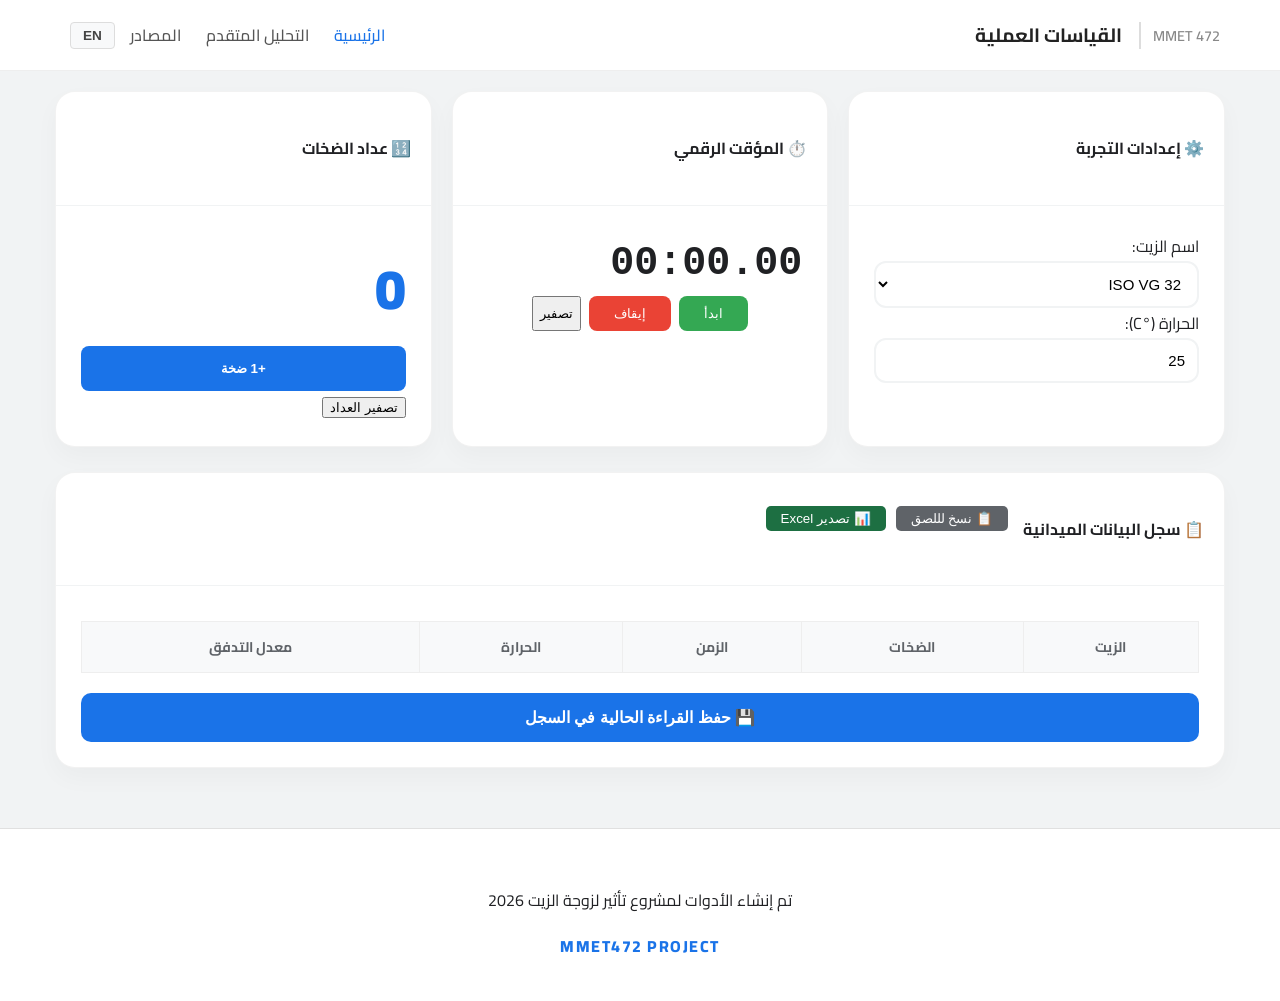
<file: index.html>
<!DOCTYPE html>
<html lang="ar" dir="rtl" id="mainBody">
<head>
    <meta charset="UTF-8">
    <meta name="viewport" content="width=device-width, initial-scale=1.0">
    <title>مختبر الهيدروليك - الرئيسية</title>
    <link href="https://fonts.googleapis.com/css2?family=Cairo:wght@400;700&family=Inter:wght@400;700&display=swap" rel="stylesheet">
    <link rel="stylesheet" href="style.css">
</head>
<body class="ar">
<header class="main-header">
    <nav class="navbar">
        <div class="nav-container">
            <div class="brand-area">
                <span class="project-id lang" data-ar="MMET 472" data-en="MMET 472">MMET 472</span>
                <h1 class="page-title lang" data-ar="القياسات العملية" data-en="lab Measurements">القياسات العملية</h1>
            </div>

            <div class="nav-actions">
                <ul class="nav-links" id="nav-list">
                    <li><a href="index.html" class="nav-link lang active" data-ar="الرئيسية" data-en="Home">الرئيسية</a></li>
                    <li><a href="advanced.html" class="nav-link lang" data-ar="التحليل المتقدم" data-en="Advanced Analysis">التحليل المتقدم</a></li>
                    <li><a href="#sources" class="nav-link lang" data-ar="المصادر" data-en="Sources">المصادر</a></li>
                </ul>

                <button id="lang-btn" class="lang-switch-btn" onclick="toggleLang()">EN</button>

                <button class="menu-toggle" id="mobile-menu">
                    <span class="bar"></span>
                    <span class="bar"></span>
                    <span class="bar"></span>
                </button>
            </div>
        </div>
    </nav>
</header>

<main class="dashboard-container">
<div class="control-panel">
    <div class="card settings-card">
        <div class="card-header">
            <h4 class="lang" data-ar="⚙️ إعدادات التجربة" data-en="⚙️ Experiment Settings">⚙️ إعدادات التجربة</h4>
        </div>
        <div class="card-body">
            <div class="input-group">
                <label class="lang" data-ar="اسم الزيت:" data-en="Oil Name:">اسم الزيت:</label>
                <select id="oilType">
                    <option value="ISO VG 32">ISO VG 32</option>
                    <option value="ISO VG 37">ISO VG 37</option>
                    <option value="ISO VG 68">ISO VG 68</option>
                </select>
            </div>
            <div class="input-group">
                <label class="lang" data-ar="الحرارة (°C):" data-en="Temperature (°C):">الحرارة (°C):</label>
                <input type="number" id="currentTemp" value="25">
            </div>
        </div>
    </div>

    <div class="card timer-card">
        <div class="card-header">
            <h4 class="lang" data-ar="⏱️ المؤقت الرقمي" data-en="⏱️ Digital Timer">⏱️ المؤقت الرقمي</h4>
        </div>
        <div class="card-body">
            <div id="timerDisplay">00:00.00</div>
            <div class="control-btns">
                <button class="btn-start lang" data-ar="ابدأ" data-en="Start" onclick="startTimer()">ابدأ</button>
                <button class="btn-stop lang" data-ar="إيقاف" data-en="Stop" onclick="stopTimer()">إيقاف</button>
                <button class="btn-reset lang" data-ar="تصفير" data-en="Reset" onclick="resetTimer()">تصفير</button>
            </div>
        </div>
    </div>

    <div class="card counter-card">
        <div class="card-header">
            <h4 class="lang" data-ar="🔢 عداد الضخات" data-en="🔢 Stroke Counter">🔢 عداد الضخات</h4>
        </div>
        <div class="card-body">
            <div id="strokeDisplay">0</div>
            <button class="btn-plus lang" data-ar="+1 ضخة" data-en="+1 Stroke" onclick="addStroke()">+1 ضخة</button>
            <button class="btn-reset-link lang" data-ar="تصفير العداد" data-en="Reset Count" onclick="resetCounter()">تصفير العداد</button>
        </div>
    </div>
</div>

    <div class="card log-card">
    <div class="card-header">
        <h4 class="lang" data-ar="📋 سجل البيانات الميدانية" data-en="📋 Field Data Log">📋 سجل البيانات الميدانية</h4>
        <div class="table-actions">
            <button class="btn-copy lang" data-ar="📋 نسخ لللصق" data-en="📋 Copy to Paste" onclick="copyTable()">📋 نسخ لللصق</button>
            <button class="btn-excel lang" data-ar="📊 تصدير Excel" data-en="📊 Export Excel" onclick="exportToExcel()">📊 تصدير Excel</button>
        </div>
    </div>
    <div class="card-body">
        <div class="table-responsive">
            <table id="mainLogTable">
                <thead>
                    <tr>
                        <th class="lang" data-ar="الزيت" data-en="Oil">الزيت</th>
                        <th class="lang" data-ar="الضخات" data-en="Strokes">الضخات</th>
                        <th class="lang" data-ar="الزمن" data-en="Time">الزمن</th>
                        <th class="lang" data-ar="الحرارة" data-en="Temp">الحرارة</th>
                        <th class="lang" data-ar="معدل التدفق" data-en="Flow Rate">معدل التدفق</th>
                    </tr>
                </thead>
                <tbody id="logBody"></tbody>
            </table>
        </div>
        <button class="btn-save-main lang" data-ar="💾 حفظ القراءة الحالية في السجل" data-en="💾 Save Current Reading to Log" onclick="saveToLog()">💾 حفظ القراءة الحالية في السجل</button>
    </div>
</div>
</main>

<script> 
function copyTable() {
    const table = document.getElementById("mainLogTable");
    if (table.rows.length <= 1) {
        alert("make some measurements and save them to the log before copying the table.");
        return;
    }

    const range = document.createRange();
    range.selectNode(table);
    window.getSelection().removeAllRanges();
    window.getSelection().addRange(range);
    
    try {
        document.execCommand("copy");
        alert("✅ go to paste the table in Excel or any text editor!");
    } catch (err) {
        alert("❌ error copying the table. Please try copying manually.");
    }
    window.getSelection().removeAllRanges();
}
</script>

    <footer class="main-footer">
        <p class="lang" data-ar="تم إنشاء الأدوات لمشروع تأثير لزوجة الزيت 2026" data-en="Oil Viscosity Project 2026">تم إنشاء الأدوات لمشروع تأثير لزوجة الزيت 2026</p>
        <div class="project-code">MMET472 Project</div>
    </footer>

    <script src="script.js"></script>
</body>
</html>
</file>
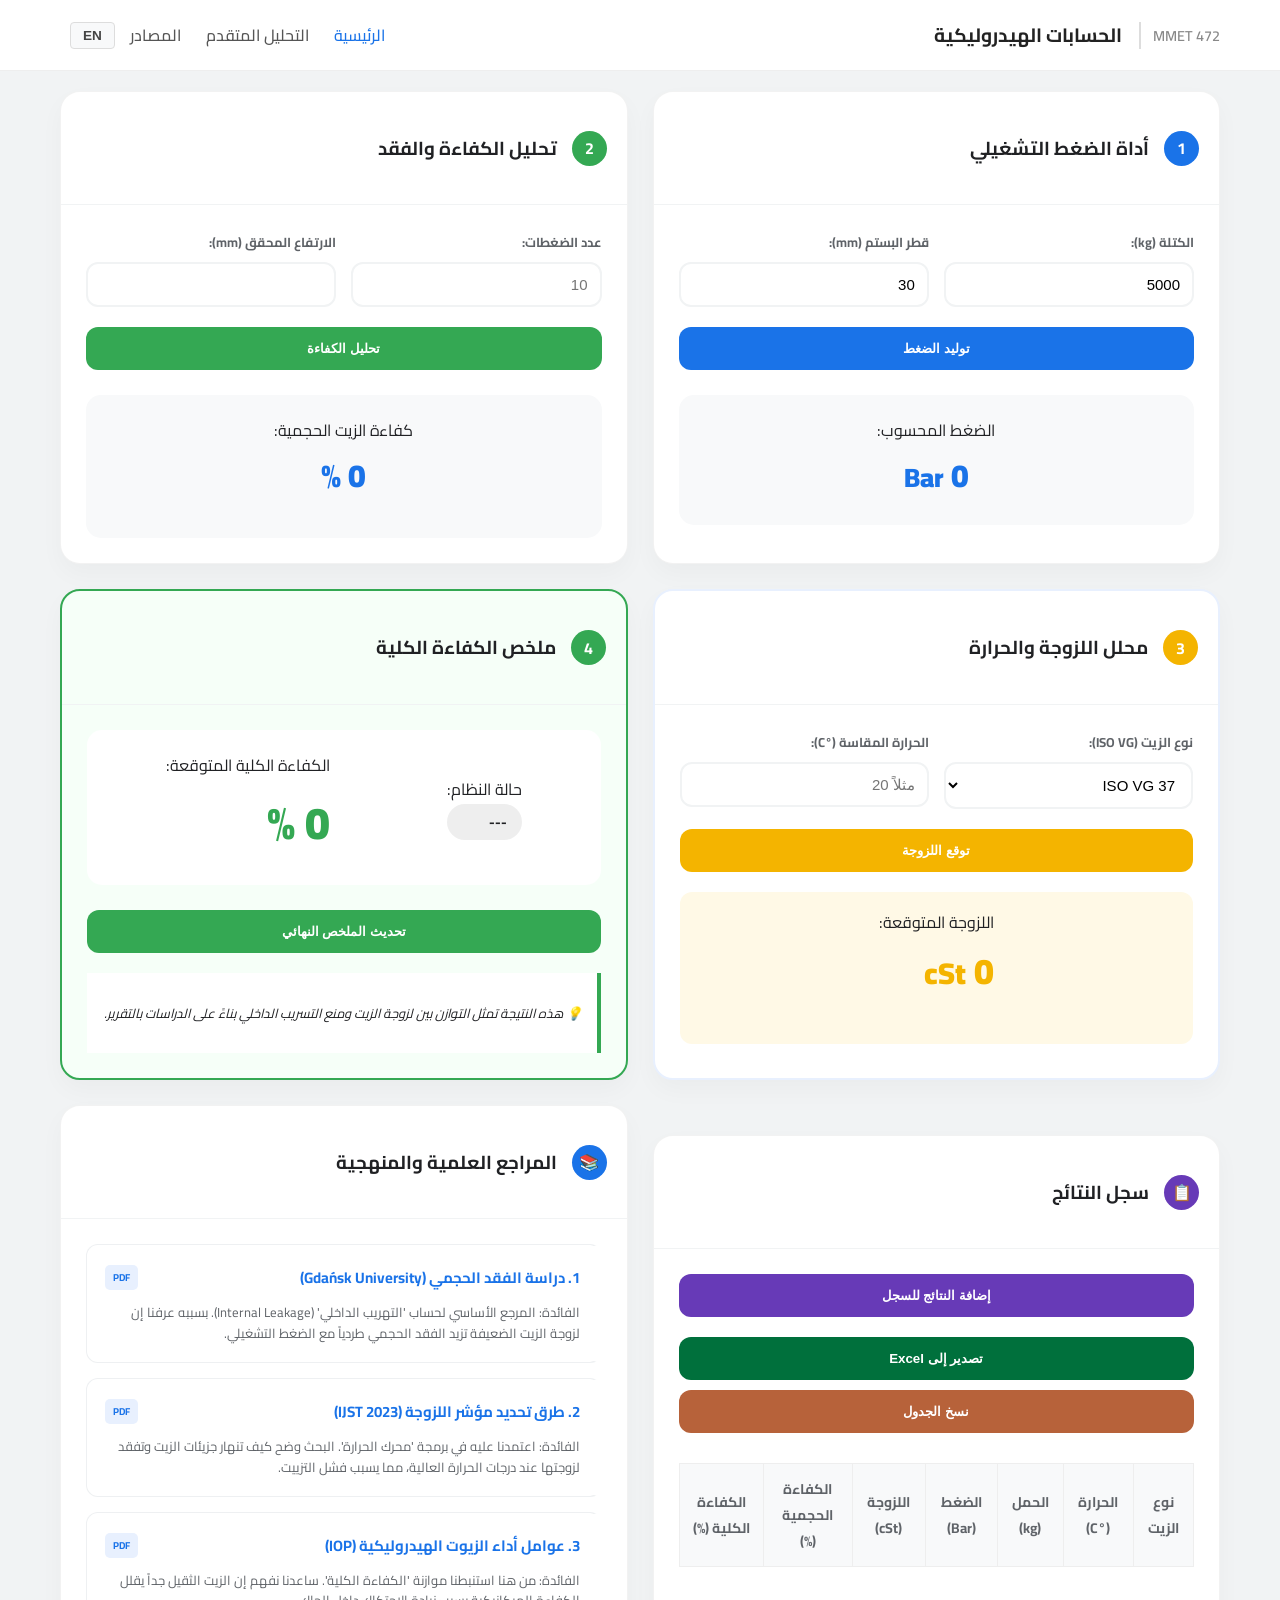
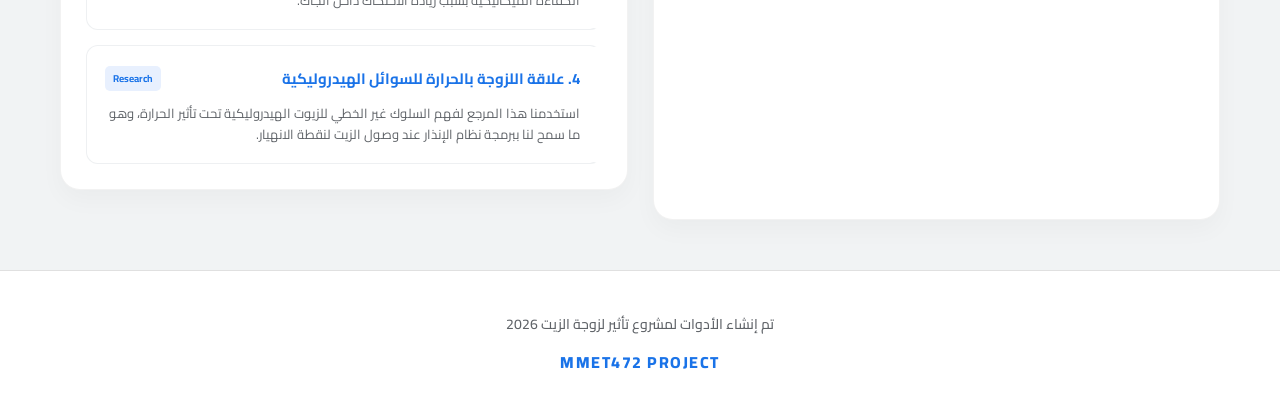
<file: advanced.html>
<!DOCTYPE html>
<html lang="ar" dir="rtl" id="mainBody">
<head>
    <meta charset="UTF-8">
    <meta name="viewport" content="width=device-width, initial-scale=1.0">
    <title>MMET 472 - Pro Lab</title>
    <link href="https://fonts.googleapis.com/css2?family=Cairo:wght@400;700&family=Inter:wght@400;700&display=swap" rel="stylesheet">
    <link rel="stylesheet" href="style.css">
</head>
<body class="ar">
    <div class="app-wrapper">
<header class="main-header">
    <nav class="navbar">
        <div class="nav-container">
            <div class="brand-area">
                <span class="project-id lang" data-ar="MMET 472" data-en="MMET 472">MMET 472</span>
                <h1 class="page-title lang" data-ar="الحسابات الهيدروليكية" data-en="Hydraulic Calculations">الحسابات الهيدروليكية</h1>
            </div>

            <div class="nav-actions">
                <ul class="nav-links" id="nav-list">
                    <li><a href="index.html" class="nav-link lang active" data-ar="الرئيسية" data-en="Home">الرئيسية</a></li>
                    <li><a href="advanced.html" class="nav-link lang" data-ar="التحليل المتقدم" data-en="Advanced Analysis">التحليل المتقدم</a></li>
                    <li><a href="#sources" class="nav-link lang" data-ar="المصادر" data-en="Sources">المصادر</a></li>
                </ul>

                <button id="lang-btn" class="lang-switch-btn" onclick="toggleLang()">EN</button>

                <button class="menu-toggle" id="mobile-menu">
                    <span class="bar"></span>
                    <span class="bar"></span>
                    <span class="bar"></span>
                </button>
            </div>
        </div>
    </nav>
</header>

        <main class="dashboard-grid">
            <div class="card tool-card">
                <div class="card-header">
                    <div class="icon-circle">1</div>
                    <h3 class="lang" data-ar="أداة الضغط التشغيلي" data-en="Operating Pressure Tool">أداة الضغط التشغيلي</h3>
                </div>
                <div class="card-body">
                    <div class="input-row">
                        <div class="input-field">
                            <label class="lang" data-ar="الكتلة (kg):" data-en="Load Mass (kg):">الكتلة (kg):</label>
                            <input type="number" id="mass" value="5000">
                        </div>
                        <div class="input-field">
                            <label class="lang" data-ar="قطر البستم (mm):" data-en="Piston Dia (mm):">قطر البستم (mm):</label>
                            <input type="number" id="pistonD" value="30">
                        </div>
                    </div>
                    <button class="primary-btn lang" onclick="calculatePressure()" data-ar="توليد الضغط" data-en="Generate Pressure">توليد الضغط</button>
                    <div class="result-box">
                        <span class="label lang" data-ar="الضغط المحسوب:" data-en="Calculated Pressure:">الضغط المحسوب:</span>
                        <div class="value-display"><span id="pressureOut">0</span> <small>Bar</small></div>
                    </div>
                </div>
            </div>

            <div class="card tool-card">
                <div class="card-header">
                    <div class="icon-circle secondary">2</div>
                    <h3 class="lang" data-ar="تحليل الكفاءة والفقد" data-en="Efficiency & Loss Analysis">تحليل الكفاءة والفقد</h3>
                </div>
                <div class="card-body">
                    <div class="input-row">
                        <div class="input-field">
                            <label class="lang" data-ar="عدد الضغطات:" data-en="Strokes Count:">عدد الضغطات:</label>
                            <input type="number" id="strokes" placeholder="10">
                        </div>
                        <div class="input-field">
                            <label class="lang" data-ar="الارتفاع المحقق (mm):" data-en="Actual Lift (mm):">الارتفاع المحقق (mm):</label>
                            <input type="number" id="hActual">
                        </div>
                    </div>
                    <button class="primary-btn secondary lang" onclick="calculateEfficiency()" data-ar="تحليل الكفاءة" data-en="Analyze Efficiency">تحليل الكفاءة</button>
                    <div class="result-box status-bg" id="resBg">
                        <span class="label lang" data-ar="كفاءة الزيت الحجمية:" data-en="Oil Volumetric Efficiency:">كفاءة الزيت الحجمية:</span>
                        <div class="value-display"><span id="effOut">0</span> %</div>
                        <p id="leakageStatus" class="status-text"></p>
                    </div>
                </div>
            </div>

            <div class="card tool-card highlight-card">
    <div class="card-header">
        <div class="icon-circle accent">3</div>
        <h3 class="lang" data-ar="محلل اللزوجة والحرارة" data-en="Viscosity & Temp Analyzer">محلل اللزوجة والحرارة</h3>
    </div>
    <div class="card-body">
        <div class="input-row">
            <div class="input-field">
                <label class="lang" data-ar="نوع الزيت (ISO VG):" data-en="Oil Type (ISO VG):">نوع الزيت (ISO VG):</label>
                <select id="oilType">
                    <option value="32">ISO VG 32</option>
                    <option value="37" selected>ISO VG 37</option>
                    <option value="68">ISO VG 68</option>
                </select>
            </div>
            <div class="input-field">
                <label class="lang" data-ar="الحرارة المقاسة (°C):" data-en="Measured Temp (°C):">الحرارة المقاسة (°C):</label>
                <input type="number" id="tempC" placeholder="مثلاً 20">
            </div>
        </div>
        <button class="primary-btn accent-btn lang" onclick="analyzeViscosity()" data-ar="توقع اللزوجة" data-en="Predict Viscosity">توقع اللزوجة</button>
        
        <div class="viscosity-display">
            <div class="visc-metric">
                <span class="lang" data-ar="اللزوجة المتوقعة:" data-en="Estimated Viscosity:">اللزوجة المتوقعة:</span>
                <div class="value"><span id="viscOut">0</span> <small>cSt</small></div>
            </div>
            <p id="viscWarning" class="warning-text"></p>
        </div>
    </div>
</div>

<div class="card tool-card final-summary">
    <div class="card-header">
        <div class="icon-circle success">4</div>
        <h3 class="lang" data-ar="ملخص الكفاءة الكلية" data-en="Overall Efficiency Summary">ملخص الكفاءة الكلية</h3>
    </div>
    <div class="card-body">
        <div class="summary-grid">
            <div class="summary-item">
                <span class="lang" data-ar="حالة النظام:" data-en="System Status:">حالة النظام:</span>
                <div id="finalStatus" class="status-badge">---</div>
            </div>
            <div class="summary-item">
                <span class="lang" data-ar="الكفاءة الكلية المتوقعة:" data-en="Overall Efficiency:">الكفاءة الكلية المتوقعة:</span>
                <div class="final-value"><span id="overallEffOut">0</span> %</div>
            </div>
        </div>
        <button class="primary-btn success-btn lang" onclick="generateFinalReport()" data-ar="تحديث الملخص النهائي" data-en="Update Final Summary">تحديث الملخص النهائي</button>
        
        <div class="report-tip">
            <p class="lang" 
               data-ar="💡 هذه النتيجة تمثل التوازن بين لزوجة الزيت ومنع التسريب الداخلي بناءً على الدراسات بالتقرير." 
               data-en="💡 This result represents the balance between oil viscosity and leakage prevention based on the literature.">
               💡 هذه النتيجة تمثل التوازن بين لزوجة الزيت ومنع التسريب الداخلي بناءً على الدراسات بالتقرير.
            </p>
        </div>
    </div>
</div>

<section class="card table-card">
    <div class="card-header">
        <div class="icon-circle log-icon">📋</div>
        <h3 class="lang" data-ar="سجل النتائج" data-en="Lab Experiment Log">سجل النتائج</h3>
    </div>
    <div class="card-body">
        <div class="table-actions">
            <button class="primary-btn log-btn lang" onclick="addToLog()" data-ar="إضافة النتائج للسجل" data-en="Add Results to Log">إضافة النتائج للسجل</button>
            <button class="primary-btn export-btn lang" onclick="exportToExcel()" data-ar="تصدير إلى Excel" data-en="Export to Excel">تصدير إلى Excel</button>
            <button class="primary-btn log-btn2 lang" onclick="copyToClipboard()"  data-ar="نسخ الجدول" data-en="Copy Table">نسخ الجدول</button>
        </div>
    
        
        <div class="table-responsive">
            <table id="resultsTable">
                <thead>
                    <tr>
                        <th class="lang" data-ar="نوع الزيت" data-en="Oil Type">نوع الزيت</th>
                        <th class="lang" data-ar="الحرارة (°C)" data-en="Temp (°C)">الحرارة (°C)</th>
                        <th class="lang" data-ar="الحمل (kg)" data-en="Load (kg)">الحمل (kg)</th>
                        <th class="lang" data-ar="الضغط (Bar)" data-en="Pressure (Bar)">الضغط (Bar)</th>
                        <th class="lang" data-ar="اللزوجة (cSt)" data-en="Viscosity (cSt)">اللزوجة (cSt)</th>
                        <th class="lang" data-ar="الكفاءة الحجمية (%)" data-en="Vol. Efficiency (%)">الكفاءة الحجمية (%)</th>
                        <th class="lang" data-ar="الكفاءة الكلية (%)" data-en="Overall Eff (%)">الكفاءة الكلية (%)</th>
                    </tr>
                </thead>
                <tbody id="tableBody">
                    </tbody>
            </table>
        </div>
    </div>
</section>

<section class="card sources-card">
    <div class="card-header">
        <div class="icon-circle info-icon">📚</div>
        <h3 class="lang" data-ar="المراجع العلمية والمنهجية" data-en="Scientific References & Methodology">المراجع العلمية والمنهجية</h3>
    </div>
    <div class="card-body">
        <div class="sources-container">
            <a href="https://reference-global.com/download/article/10.2478/v10012-011-0018-7.pdf" class="source-link">
                <div class="source-head">
                    <strong class="lang" data-ar="1. دراسة الفقد الحجمي (Gdańsk University)" data-en="1. Volumetric Loss Study (Gdańsk University)">1. دراسة الفقد الحجمي (Gdańsk University)</strong>
                    <span class="tag">PDF</span>
                </div>
                <div class="source-benefit">
                    <p class="lang" 
                       data-ar="الفائدة: المرجع الأساسي لحساب 'التهريب الداخلي' (Internal Leakage). بسببه عرفنا إن لزوجة الزيت الضعيفة تزيد الفقد الحجمي طردياً مع الضغط التشغيلي." 
                       data-en="Benefit: Primary reference for 'Internal Leakage' calculations. It helped define how low viscosity increases volumetric loss relative to operating pressure.">
                       الفائدة: المرجع الأساسي لحساب 'التهريب الداخلي' (Internal Leakage). بسببه عرفنا إن لزوجة الزيت الضعيفة تزيد الفقد الحجمي طردياً مع الضغط التشغيلي.
                    </p>
                </div>
            </a>

            <a href="https://d1wqtxts1xzle7.cloudfront.net/102659932/IJST-2022-1461-libre.pdf?1685070217=&response-content-disposition=inline%3B+filename%3DSome_Methods_for_Determining_the_Viscosi.pdf&Expires=1775926603&Signature=AZevy2PebAU8Urq75t8OD0pVI4S5M~l5g1b-CsCMbAqZYTsD7GVeo7r-aeUHNHSMbXiZpBDoBoQXwrcnGunmaAL2wPEfwdiUE5DiJfHLg0~k529mYOYtJFR8ATm85qKHGduz8xO7PoNH2AF9YXvpoNJyCRoyW0Mo6EBys4YAz-5ukpwHrYKc2ncoig20ifiIy7DDw1N-TqmgnLB6nt0JHuFJICJLPG5NcjHdNEYVe5f658xozQ8L96mlYzsknjL~BxgwU0tTv3Rx8tylK9axoEVd1w1pl63Zu-~bOGDGu-rDKVej5bAX0dQzoEp6dHPzuCU5pRCXGGXr6DC~fO~Wug__&Key-Pair-Id=APKAJLOHF5GGSLRBV4ZA" class="source-link">
                <div class="source-head">
                    <strong class="lang" data-ar="2. طرق تحديد مؤشر اللزوجة (IJST 2023)" data-en="2. Viscosity Index Methods (IJST 2023)">2. طرق تحديد مؤشر اللزوجة (IJST 2023)</strong>
                    <span class="tag">PDF</span>
                </div>
                <div class="source-benefit">
                    <p class="lang" 
                       data-ar="الفائدة: اعتمدنا عليه في برمجة 'محرك الحرارة'. البحث وضح كيف تنهار جزيئات الزيت وتفقد لزوجتها عند درجات الحرارة العالية، مما يسبب فشل التزييت." 
                       data-en="Benefit: Used for the 'Heat Engine' logic. It explained how oil molecules degrade and lose viscosity at high temperatures, leading to lubrication failure.">
                       الفائدة: اعتمدنا عليه في برمجة 'محرك الحرارة'. البحث وضح كيف تنهار جزيئات الزيت وتفقد لزوجتها عند درجات الحرارة العالية، مما يسبب فشل التزييت.
                    </p>
                </div>
            </a>

            <a href="https://iopscience.iop.org/article/10.1088/1757-899X/677/2/022129/pdf" class="source-link">
                <div class="source-head">
                    <strong class="lang" data-ar="3. عوامل أداء الزيوت الهيدروليكية (IOP)" data-en="3. Hydraulic Oil Performance Factors (IOP)">3. عوامل أداء الزيوت الهيدروليكية (IOP)</strong>
                    <span class="tag">PDF</span>
                </div>
                <div class="source-benefit">
                    <p class="lang" 
                       data-ar="الفائدة: من هنا استنبطنا موازنة 'الكفاءة الكلية'. ساعدنا نفهم إن الزيت الثقيل جداً يقلل الكفاءة الميكانيكية بسبب زيادة الاحتكاك داخل الجاك." 
                       data-en="Benefit: Basis for 'Overall Efficiency' balance. It helped us understand that high viscosity oil reduces mechanical efficiency due to increased friction inside the jack.">
                       الفائدة: من هنا استنبطنا موازنة 'الكفاءة الكلية'. ساعدنا نفهم إن الزيت الثقيل جداً يقلل الكفاءة الميكانيكية بسبب زيادة الاحتكاك داخل الجاك.
                    </p>
                </div>
            </a>

            <a href="https://asmedigitalcollection.asme.org/IJTC/proceedings-abstract/IJTC2006/42592a/131/318517" class="source-link">
                <div class="source-head">
                    <strong class="lang" data-ar="4. علاقة اللزوجة بالحرارة للسوائل الهيدروليكية" data-en="4. Viscosity-Temperature Correlation for Hydraulic Fluids.">4. علاقة اللزوجة بالحرارة للسوائل الهيدروليكية</strong>
                    <span class="tag">Research</span>
                </div>
                <div class="source-benefit">
                    <p class="lang" 
                       data-ar="استخدمنا هذا المرجع لفهم السلوك غير الخطي للزيوت الهيدروليكية تحت تأثير الحرارة، وهو ما سمح لنا ببرمجة نظام الإنذار عند وصول الزيت لنقطة الانهيار." 
                       data-en="We used this reference to understand the non-linear behavior of hydraulic oils under heat stress, which allowed us to program the warning system for oil breakdown." >
                       استخدمنا هذا المرجع لفهم السلوك غير الخطي للزيوت الهيدروليكية تحت تأثير الحرارة، وهو ما سمح لنا ببرمجة نظام الإنذار عند وصول الزيت لنقطة الانهيار.
                    </p>
                </div>
            </a>
                </div>
            </a>
        </div>
    </div>
</section>
        </main>
        <footer class="main-footer">
    <div class="footer-content">
        <p class="lang" 
           data-ar="تم إنشاء الأدوات لمشروع تأثير لزوجة الزيت 2026" 
           data-en="Tools created for the Oil Viscosity Effect Project 2026">
           تم إنشاء الأدوات لمشروع تأثير لزوجة الزيت 2026
        </p>
        <div class="project-code">MMET472 Project</div>
    </div>
</footer>
    </div>
    <script src="script.js"></script>
</body>
</html>
</file>
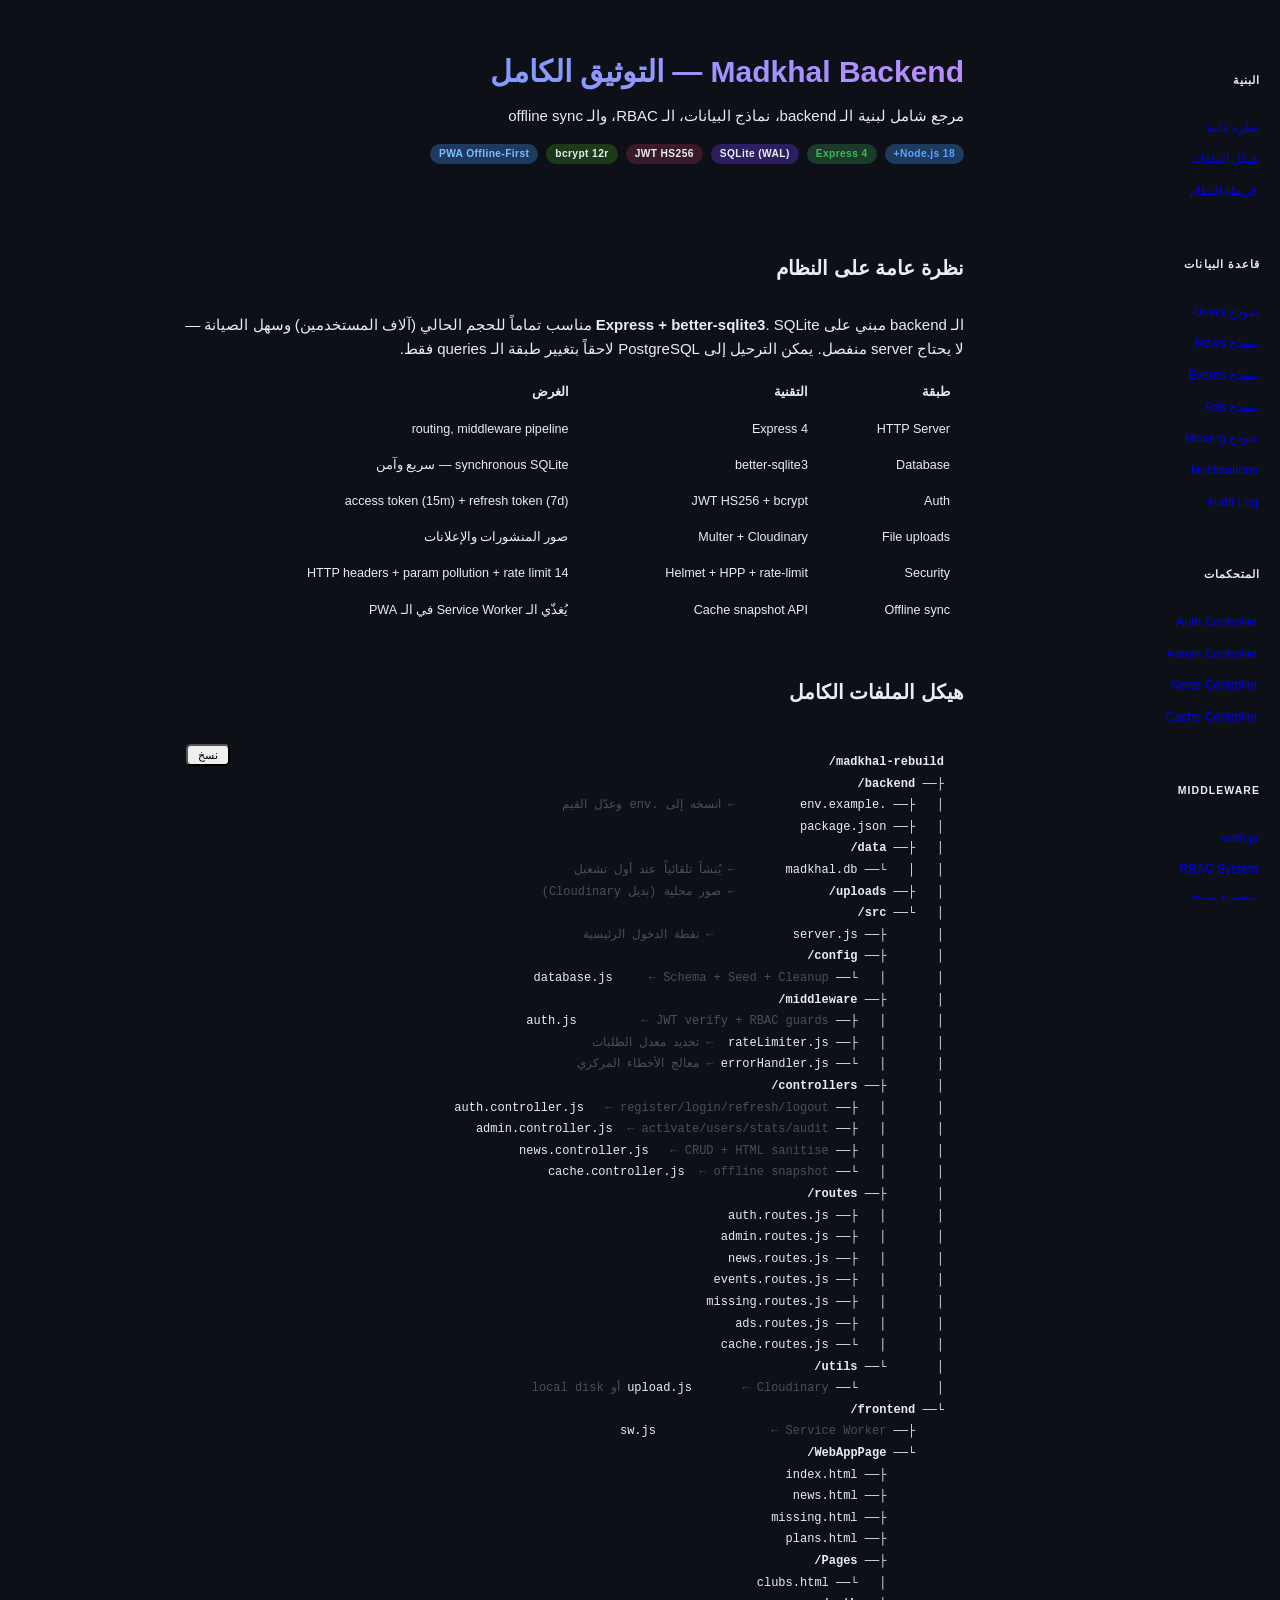
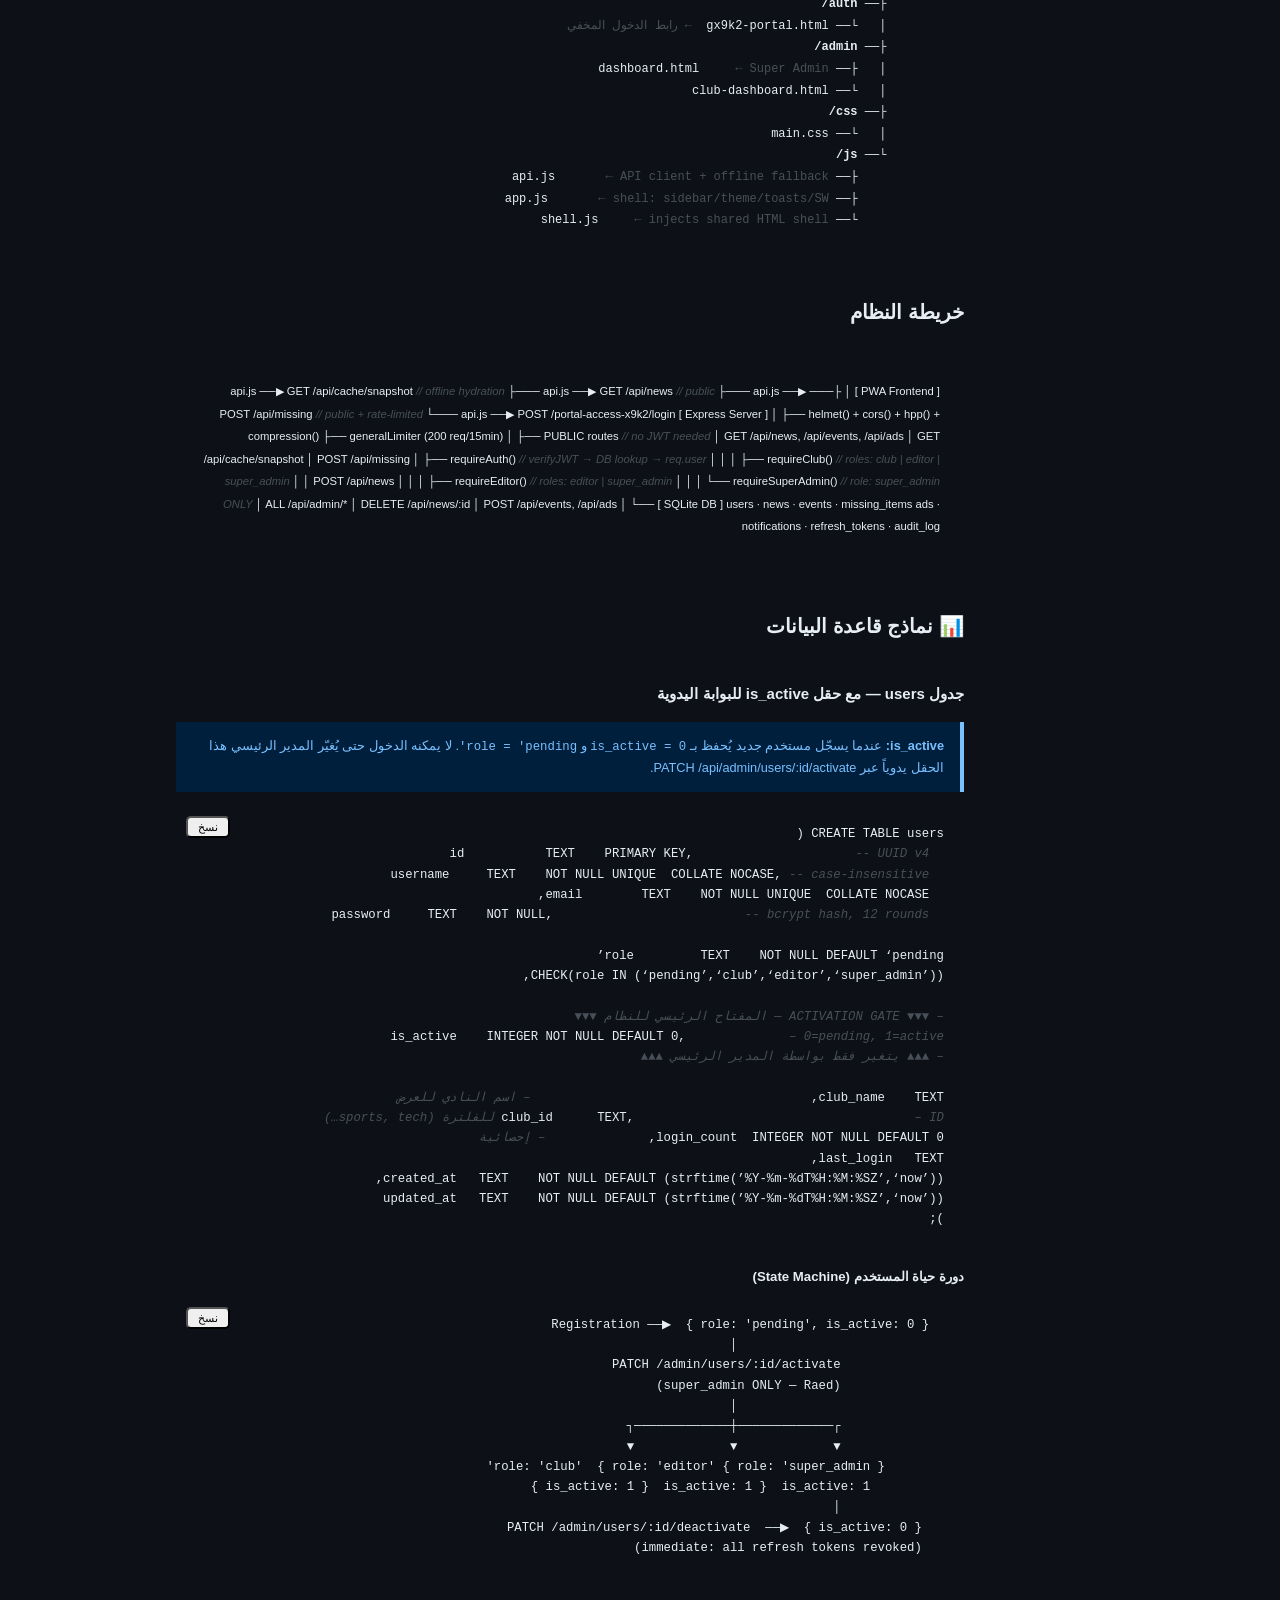
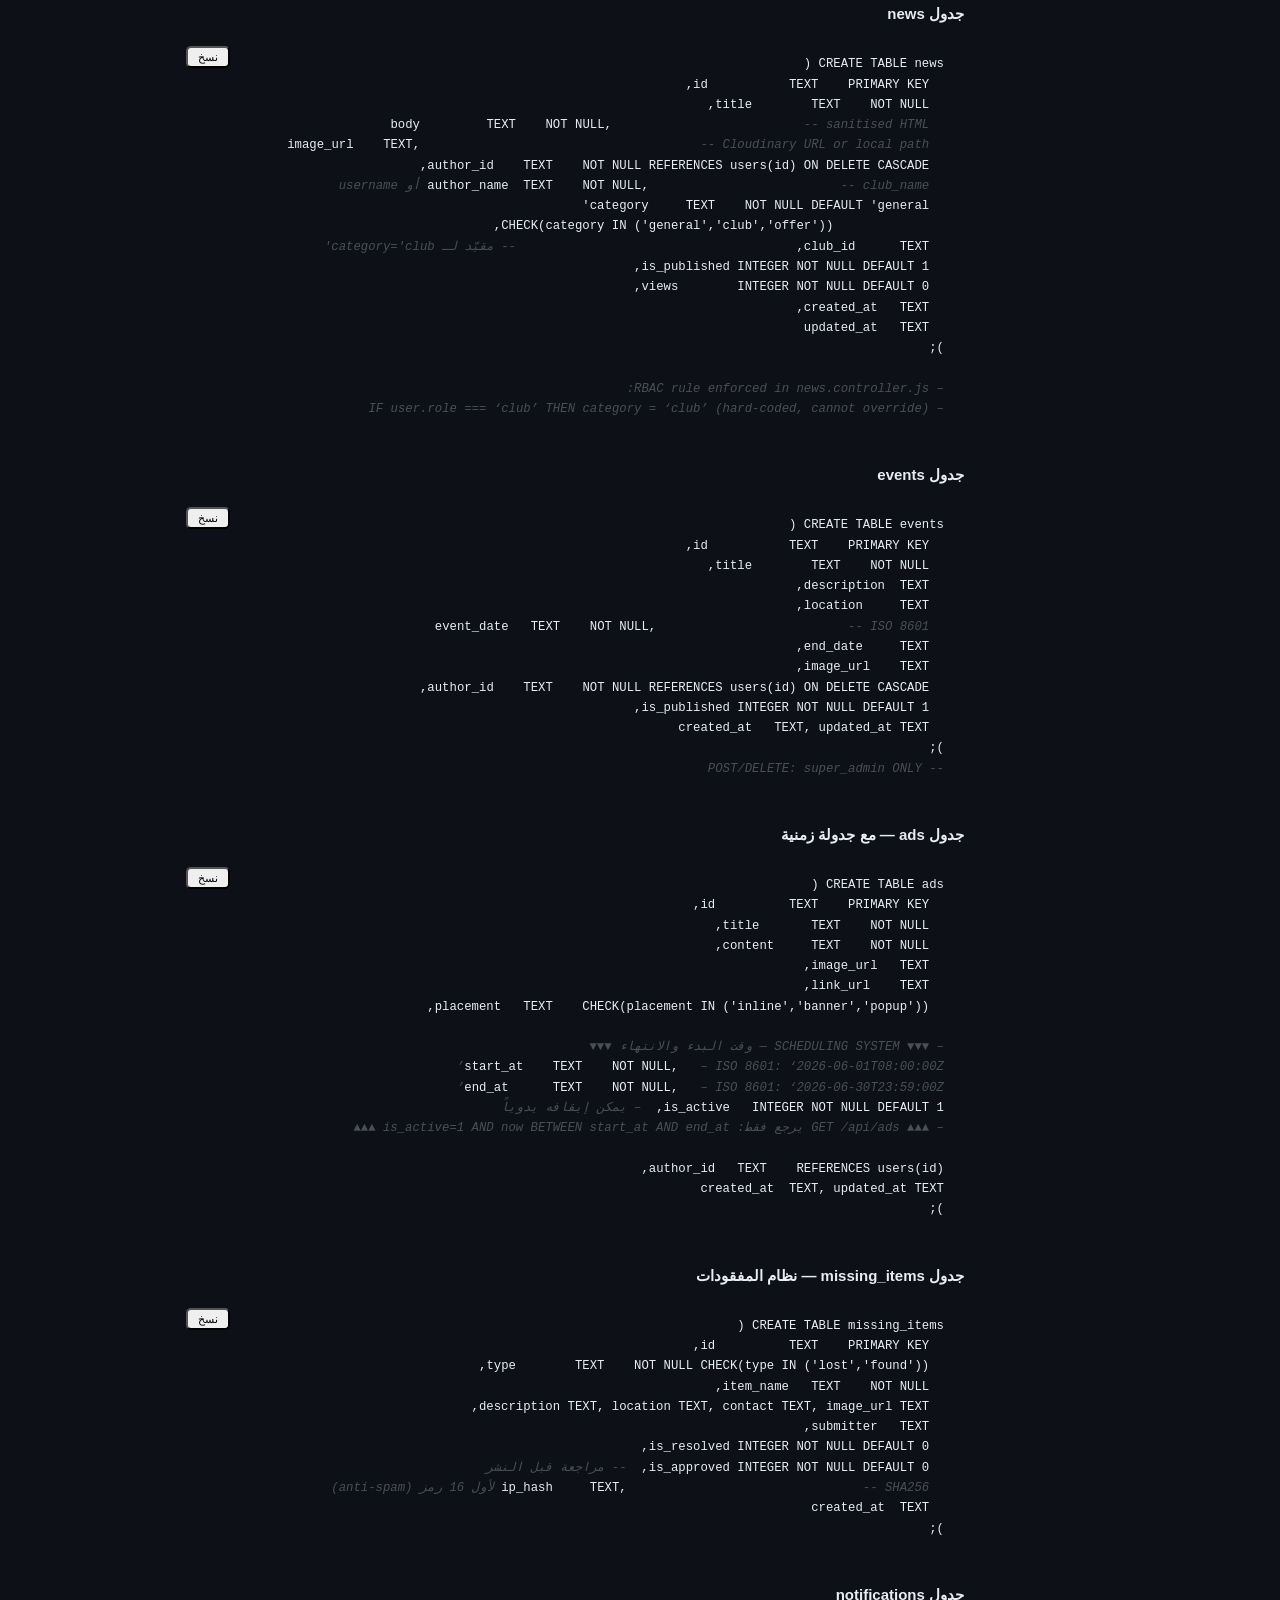
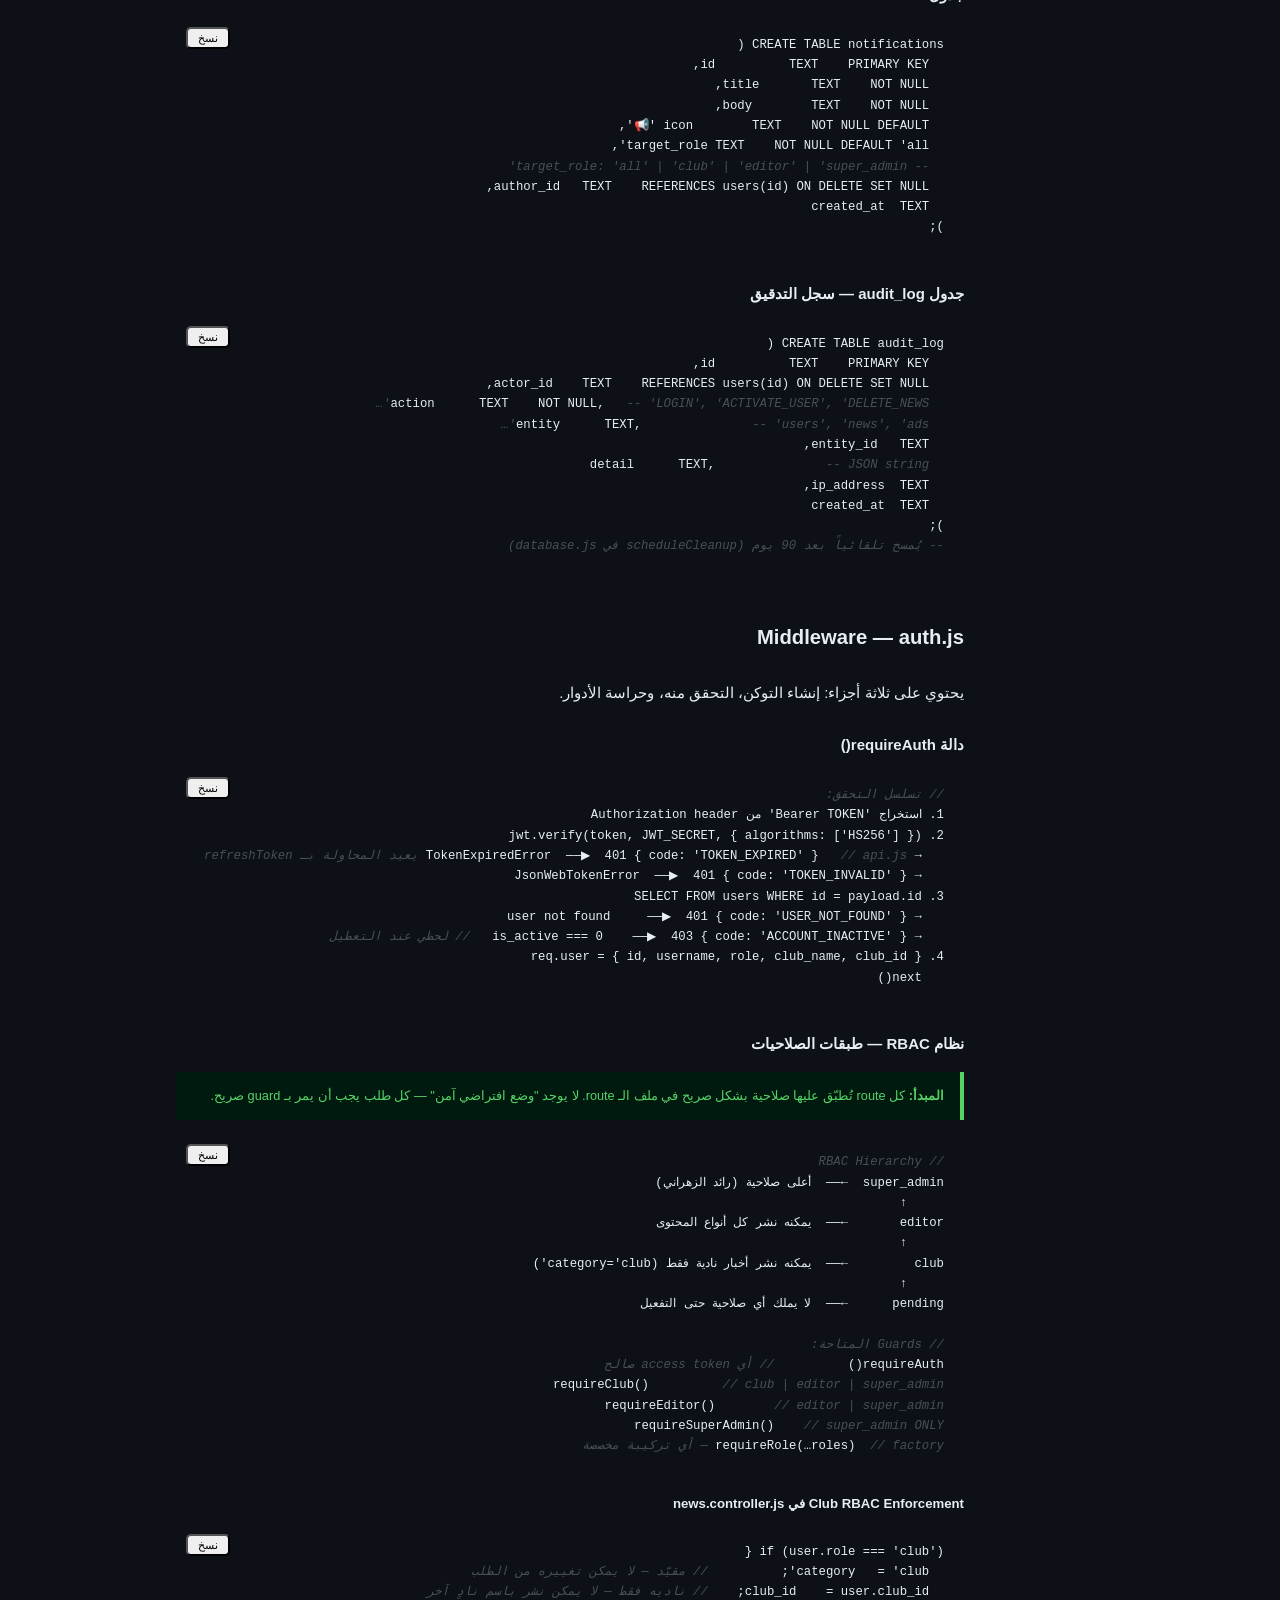
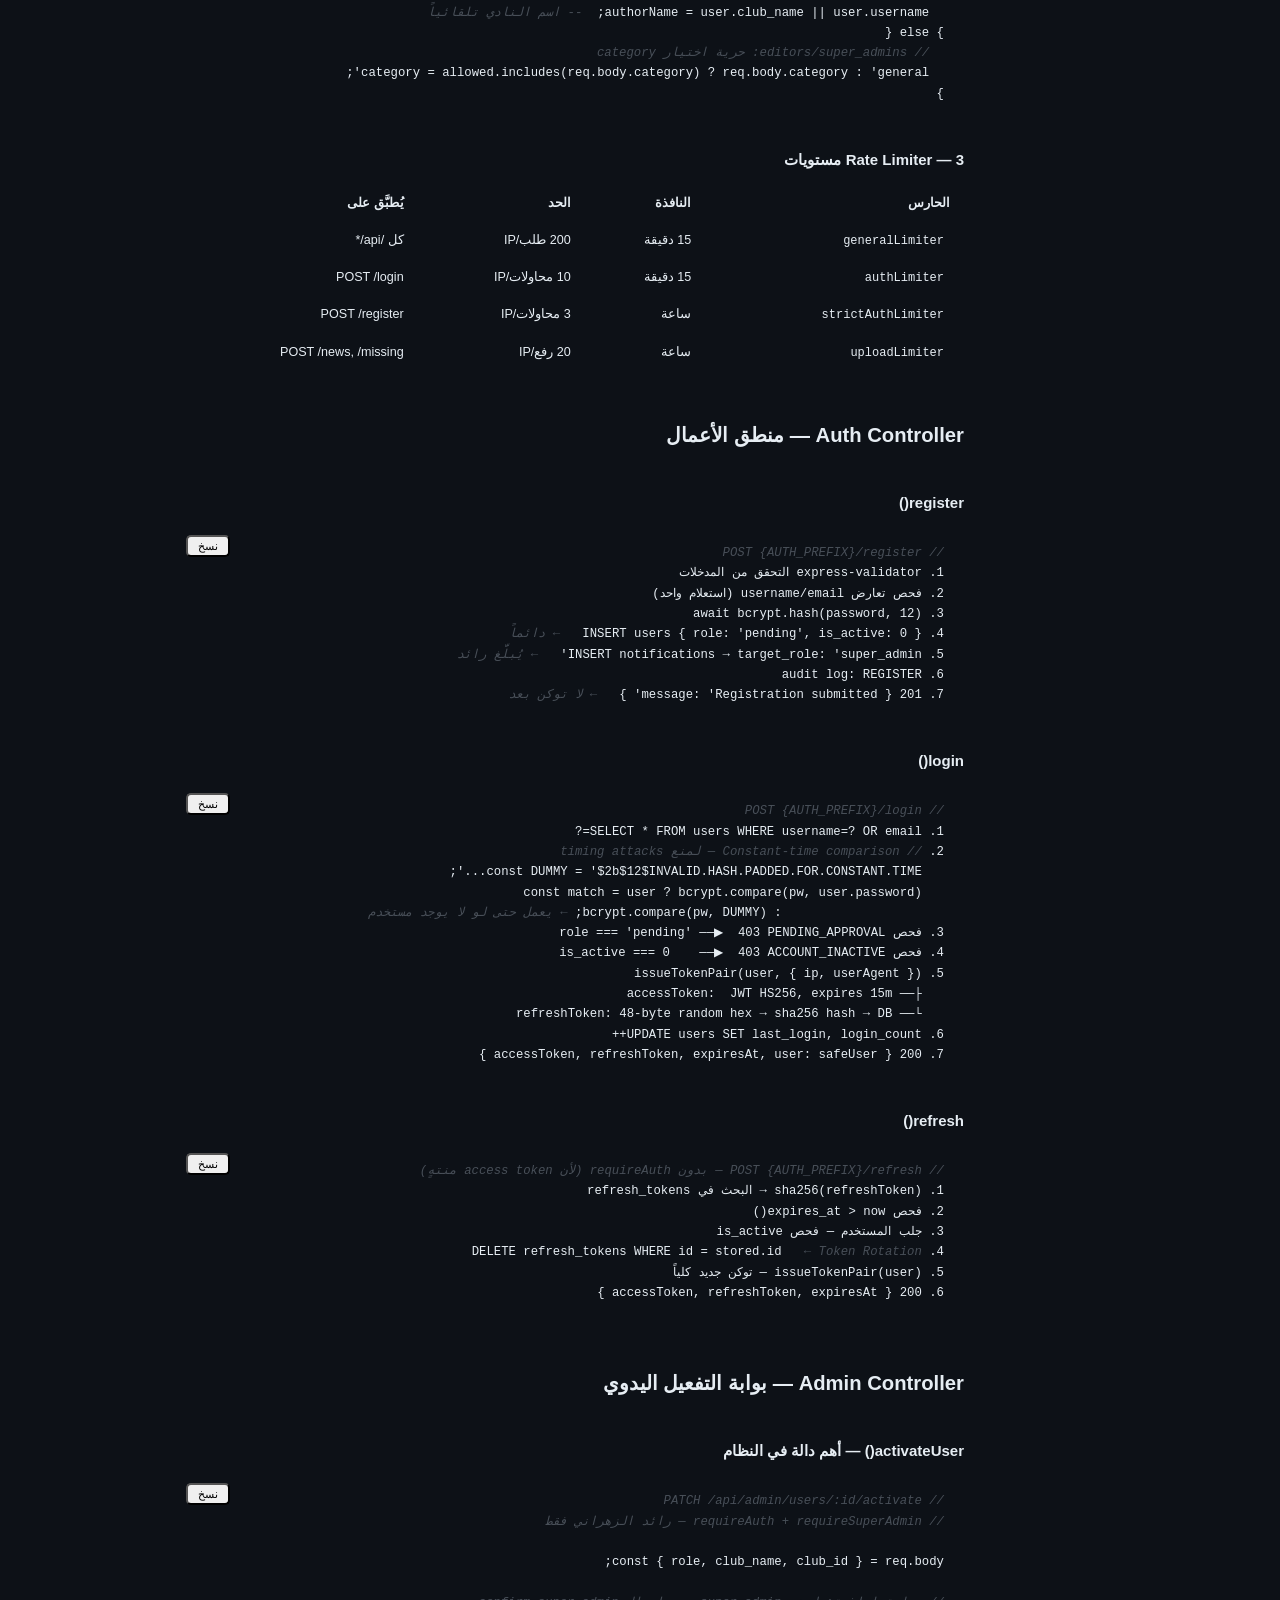
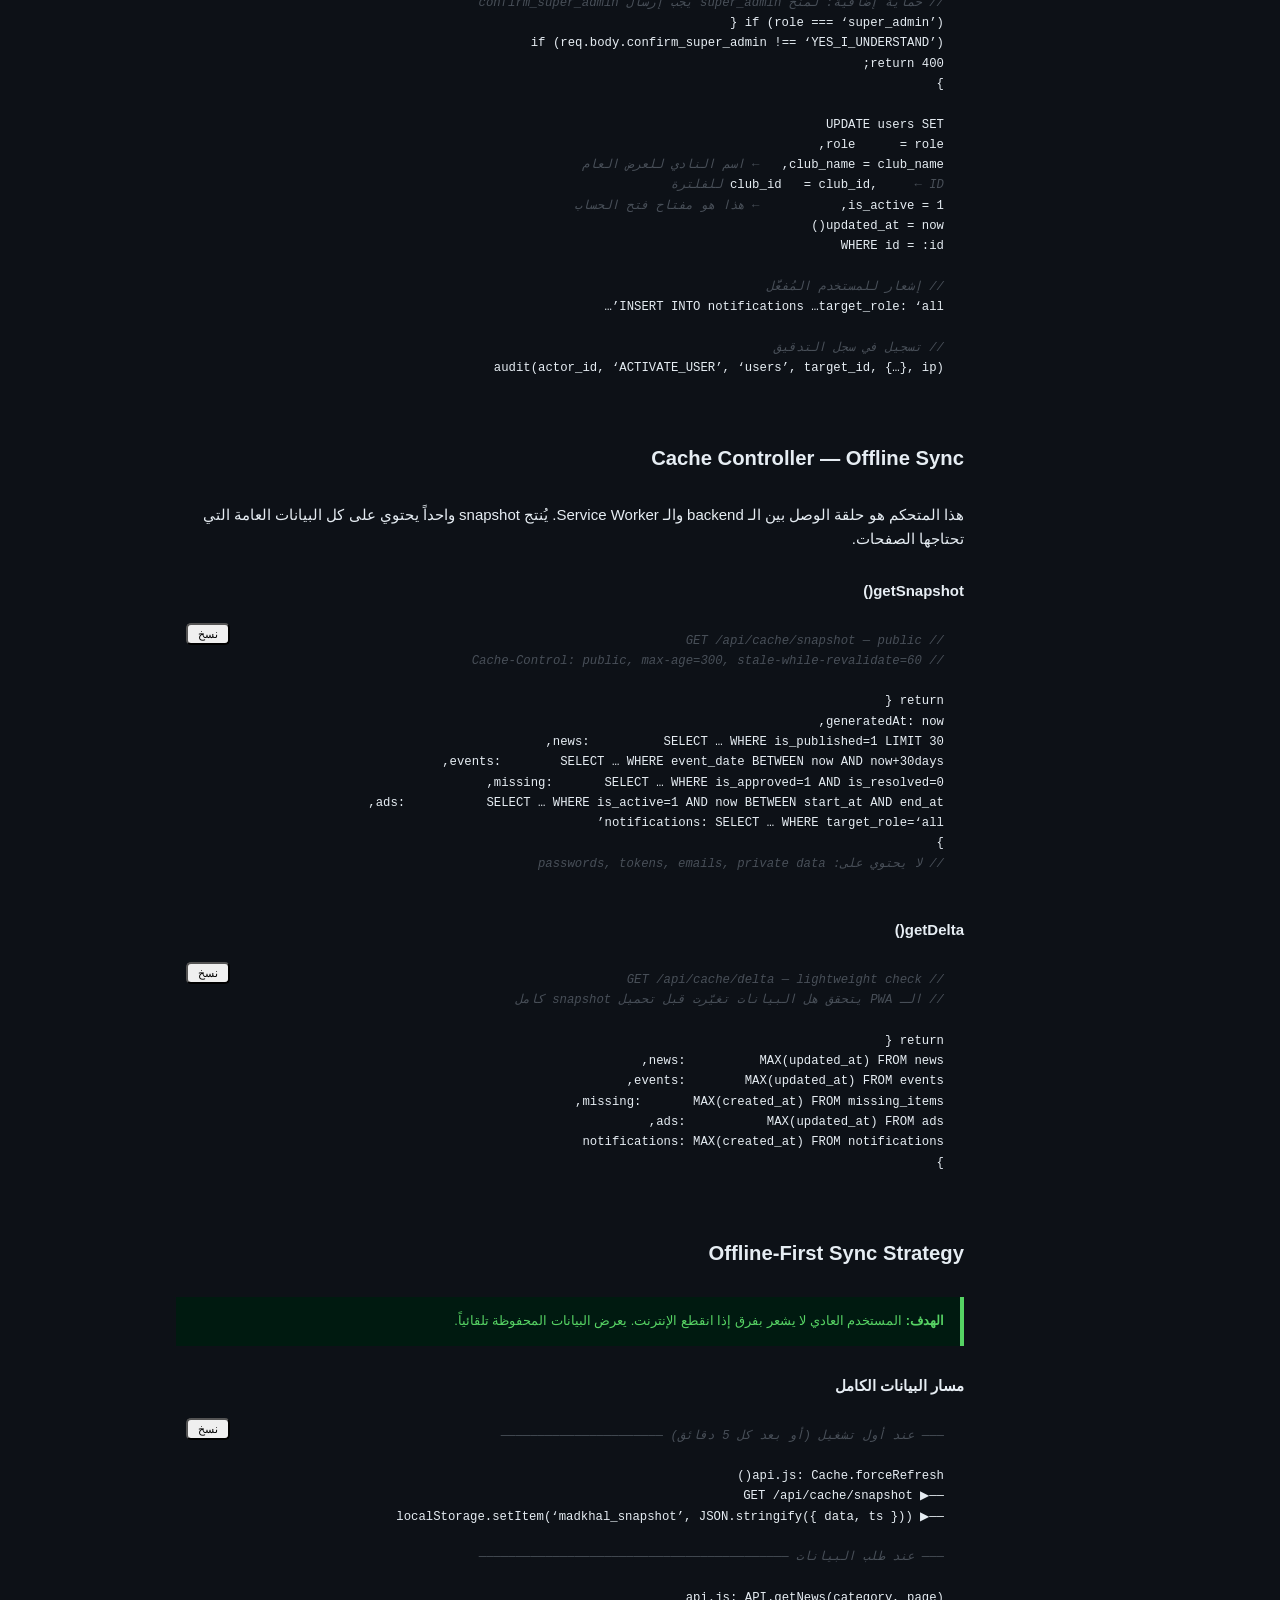
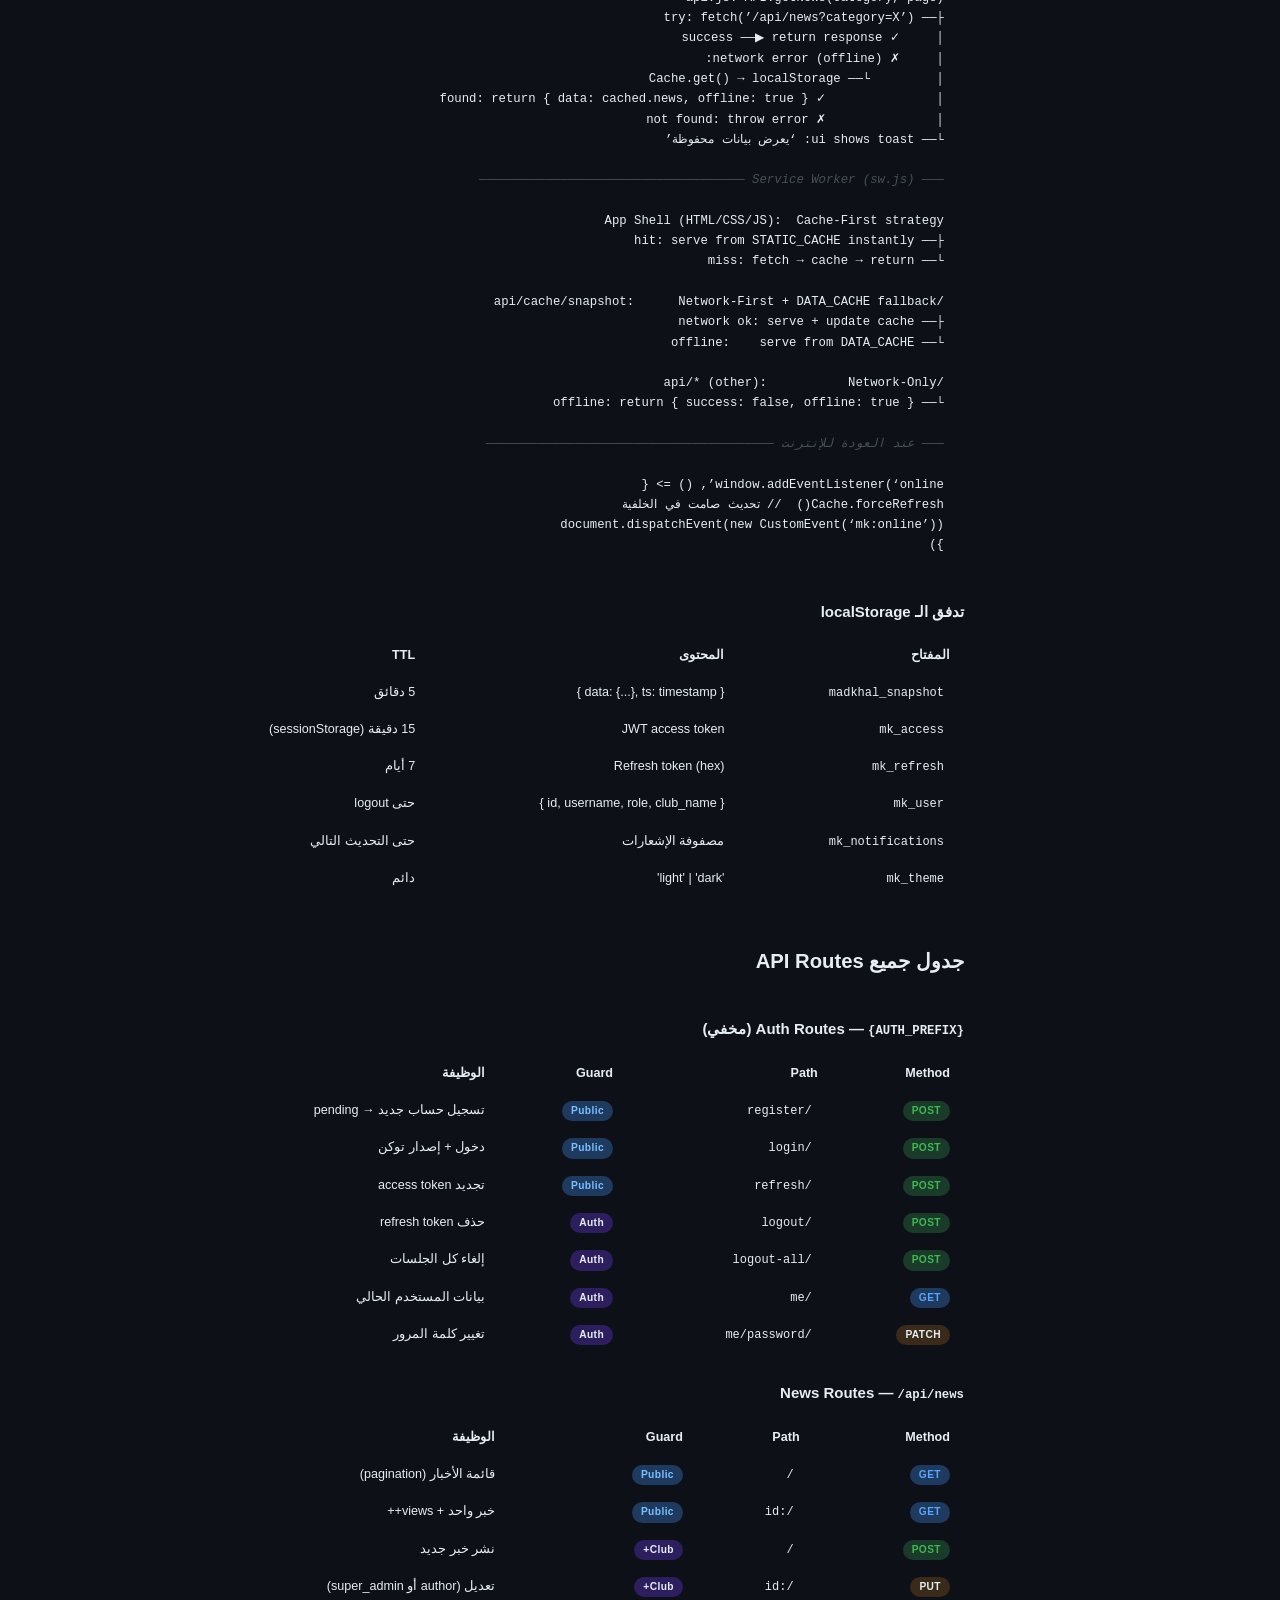
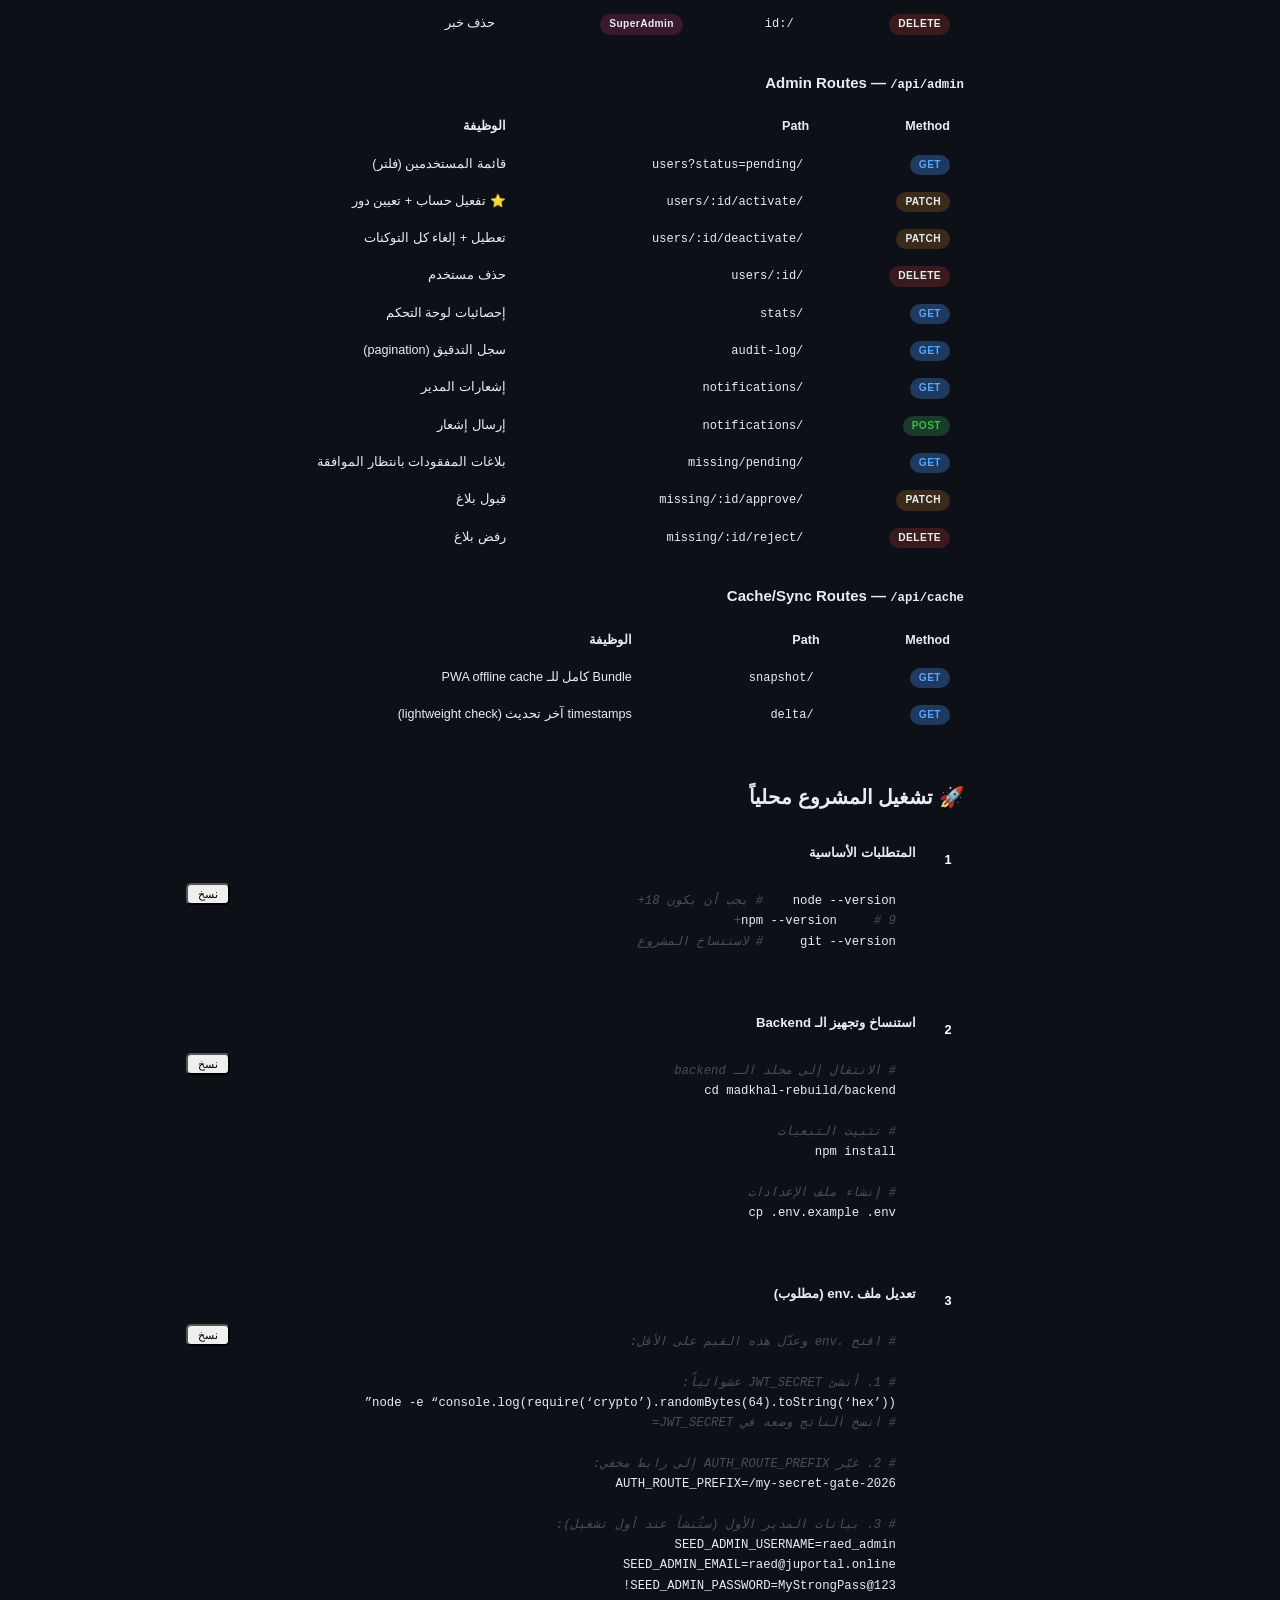
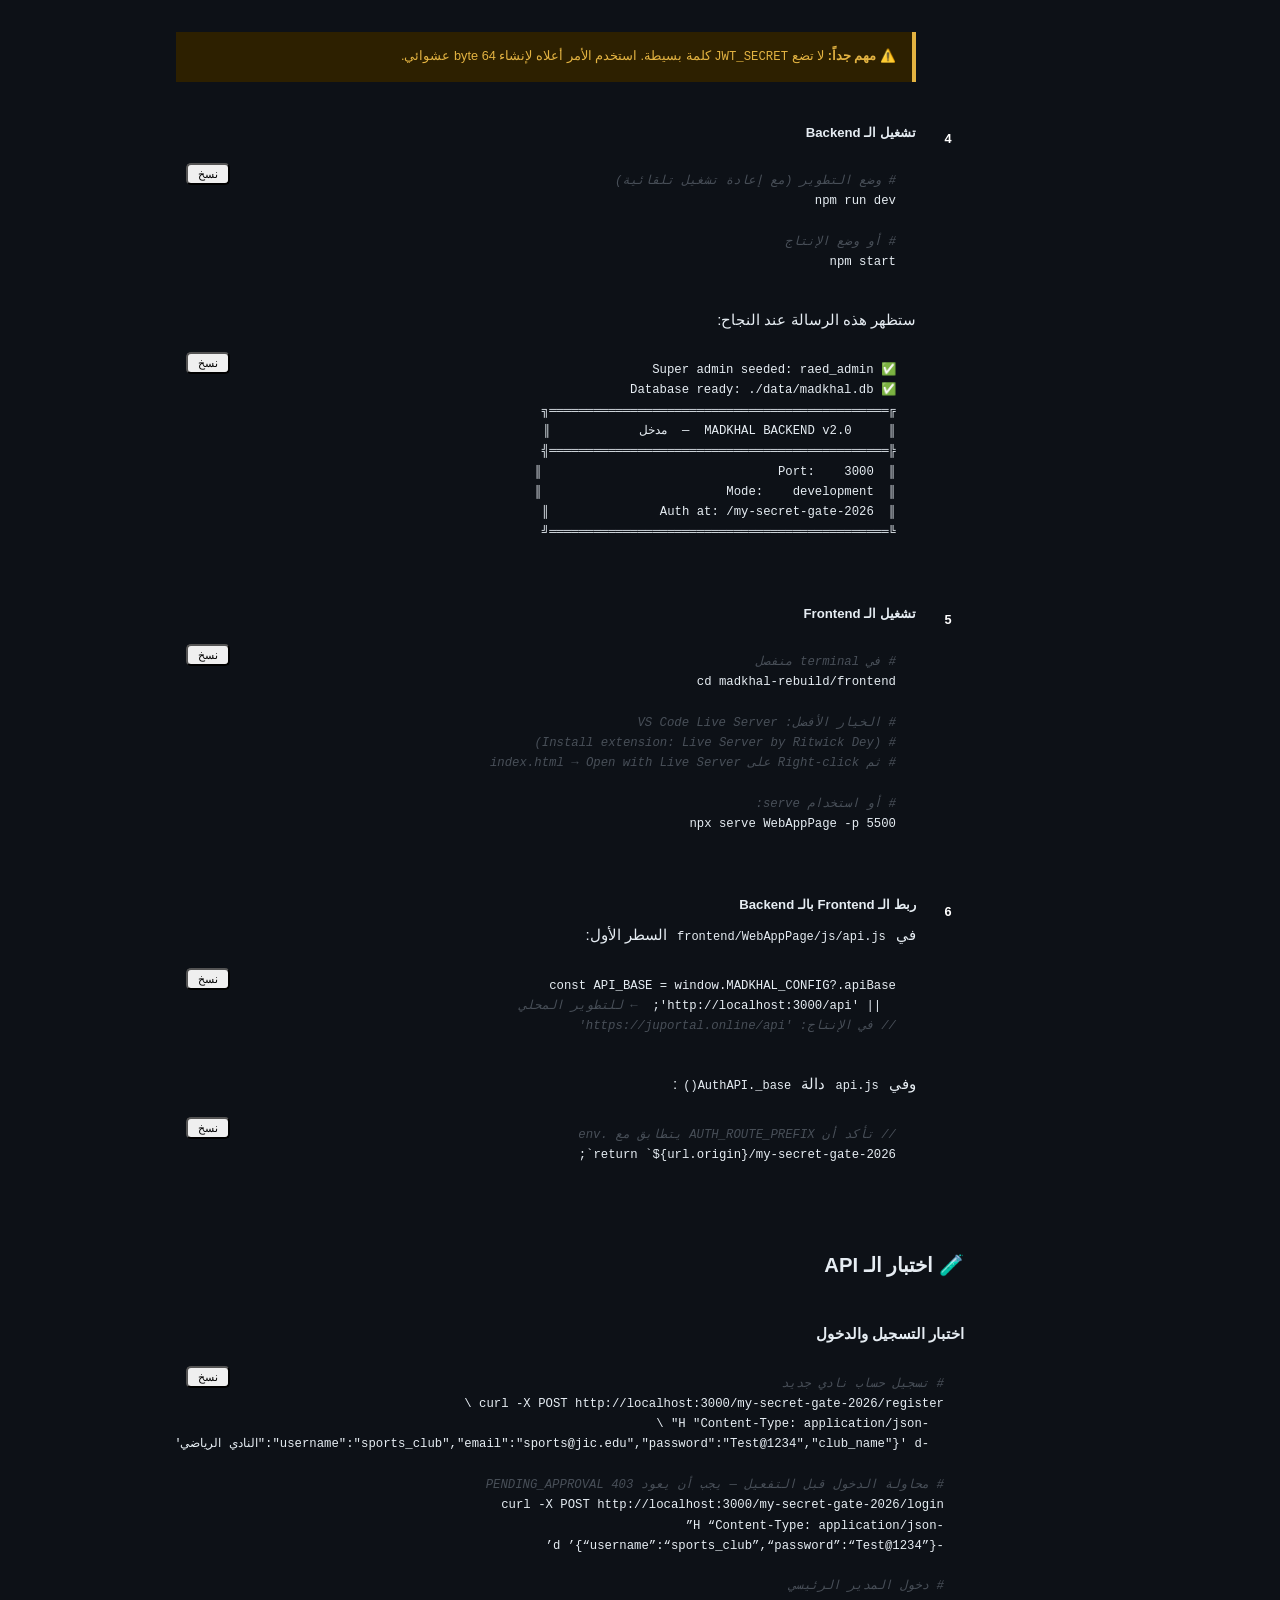
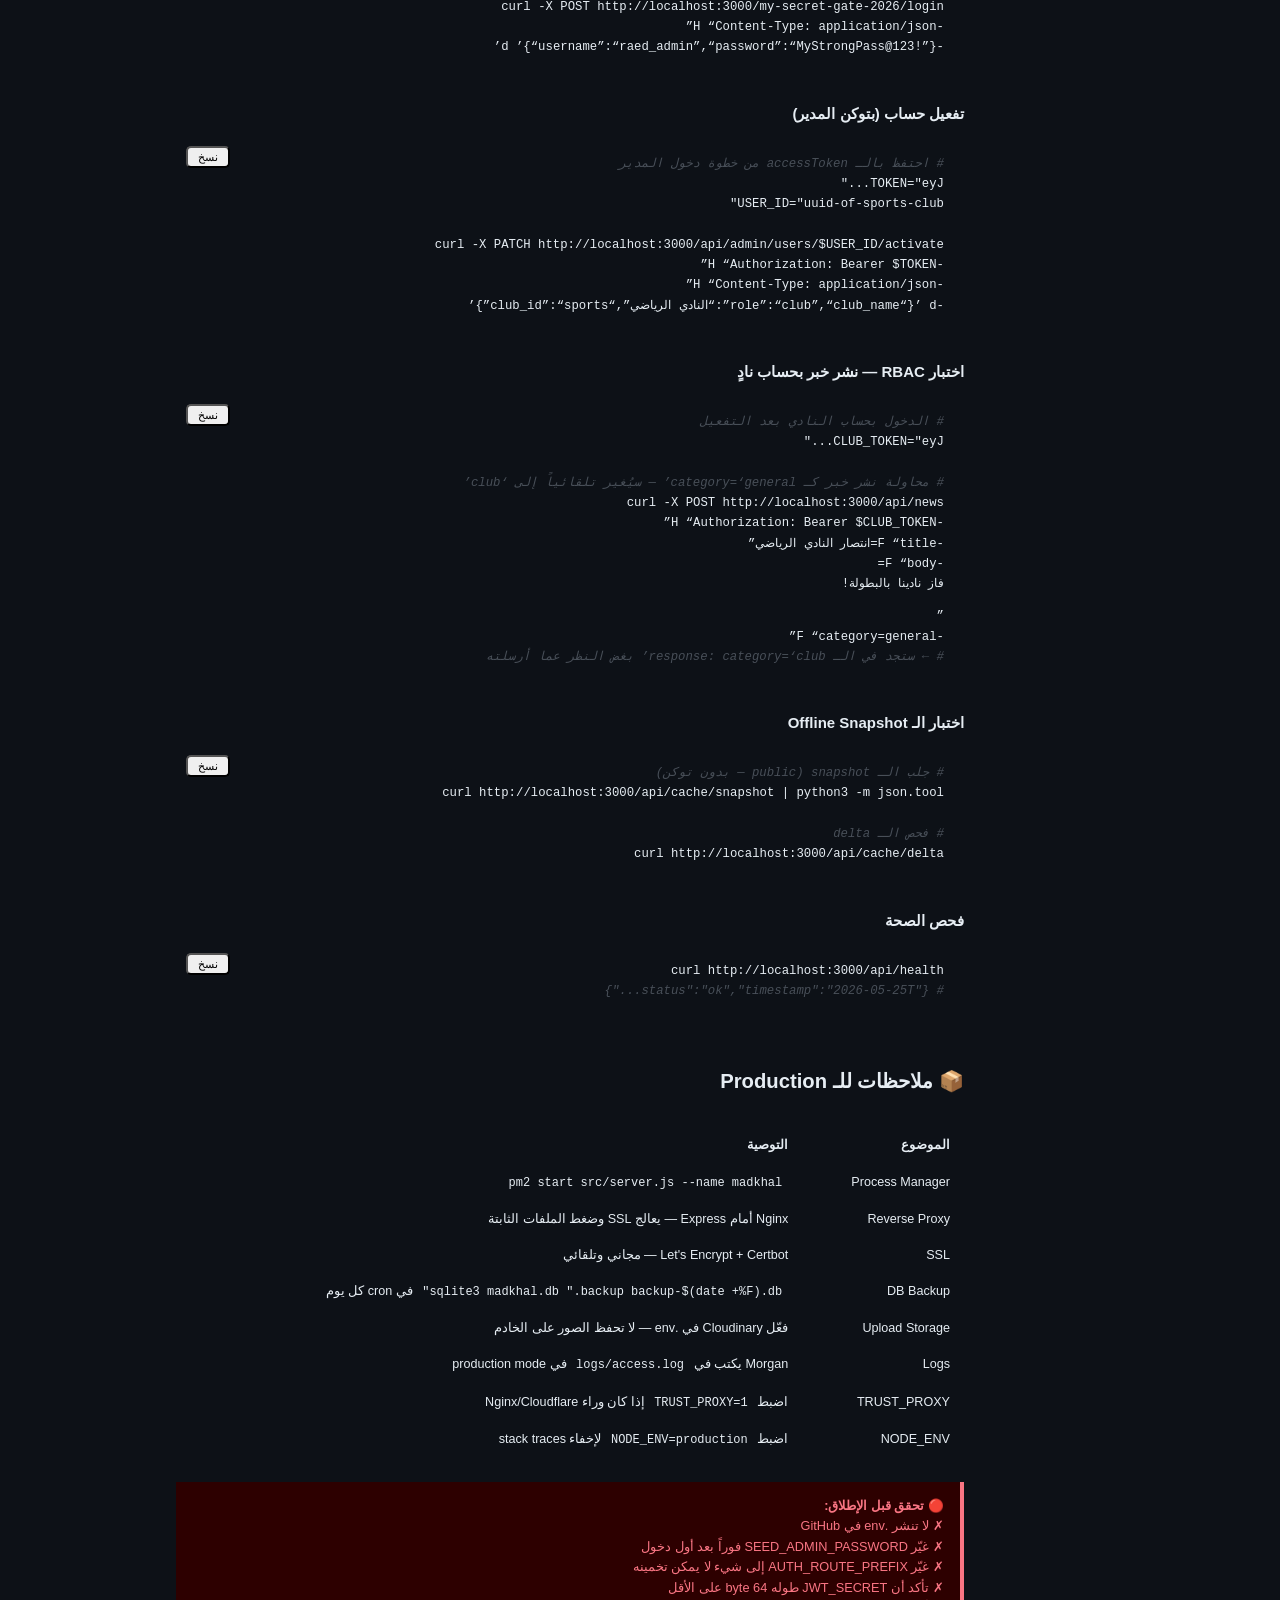
<file: Test.html>
<!DOCTYPE html>

<html lang="ar" dir="rtl">
<head>
<meta charset="UTF-8">
<meta name="viewport" content="width=device-width, initial-scale=1.0">
<title>Madkhal Backend — Complete Reference</title>
<style>
  :root {
    --bg: #0d1117; --surface: #161b22; --surface2: #1c2128; --border: #30363d;
    --text: #e6edf3; --muted: #8b949e; --brand: #0066cc; --accent: #58a6ff;
    --green: #3fb950; --yellow: #d29922; --red: #f85149; --purple: #bc8cff;
    --orange: #ffa657; --pink: #ff7b72;
    --radius: 8px; --font-mono: 'SFMono-Regular', Consolas, monospace;
  }
  * { box-sizing: border-box; margin: 0; padding: 0; }
  html { font-family: -apple-system, BlinkMacSystemFont, 'Segoe UI', sans-serif; font-size: 15px; }
  body { background: var(--bg); color: var(--text); line-height: 1.6; }

/* Layout */
.layout { display: flex; min-height: 100vh; }
.sidebar {
width: 260px; flex-shrink: 0; background: var(–surface);
border-left: 1px solid var(–border); padding: 24px 0;
position: sticky; top: 0; height: 100vh; overflow-y: auto;
}
.sidebar h2 { font-size: 0.7rem; font-weight: 700; color: var(–muted); padding: 0 20px 8px; text-transform: uppercase; letter-spacing: 0.1em; }
.sidebar a { display: block; padding: 6px 20px; font-size: 0.82rem; color: var(–muted); text-decoration: none; border-right: 2px solid transparent; transition: all 0.15s; }
.sidebar a:hover { color: var(–text); background: var(–surface2); }
.sidebar a.active { color: var(–accent); border-right-color: var(–accent); }
.sidebar .section { margin-bottom: 20px; }

.content { flex: 1; padding: 48px 56px; max-width: 900px; overflow-x: auto; }
@media (max-width: 768px) { .sidebar { display: none; } .content { padding: 24px 20px; } }

/* Typography */
h1 { font-size: 2rem; font-weight: 700; margin-bottom: 8px; }
h2 { font-size: 1.35rem; font-weight: 700; margin: 48px 0 16px; padding-bottom: 12px; border-bottom: 1px solid var(–border); color: var(–text); }
h3 { font-size: 1rem; font-weight: 700; margin: 28px 0 10px; color: var(–accent); }
h4 { font-size: 0.88rem; font-weight: 700; margin: 20px 0 8px; color: var(–orange); }
p { margin-bottom: 12px; color: var(–muted); }
p strong { color: var(–text); }
ul, ol { margin: 8px 0 16px 20px; color: var(–muted); }
li { margin-bottom: 4px; }
li strong { color: var(–text); }
a { color: var(–accent); text-decoration: none; }
a:hover { text-decoration: underline; }

/* Code blocks */
pre {
background: var(–surface); border: 1px solid var(–border);
border-radius: var(–radius); padding: 16px 20px; overflow-x: auto;
font-family: var(–font-mono); font-size: 0.82rem; line-height: 1.65;
margin: 12px 0 20px; position: relative;
}
code { font-family: var(–font-mono); font-size: 0.82rem; }
p code, li code, td code {
background: var(–surface2); border: 1px solid var(–border);
border-radius: 4px; padding: 1px 6px; color: var(–pink); font-size: 0.8rem;
}

/* Syntax tokens */
.kw  { color: var(–pink); }
.fn  { color: var(–purple); }
.str { color: var(–green); }
.cmt { color: #484f58; font-style: italic; }
.num { color: var(–orange); }
.var { color: var(–accent); }
.cls { color: var(–yellow); }
.op  { color: var(–muted); }

/* Badges */
.badge {
display: inline-block; padding: 2px 9px; border-radius: 99px;
font-size: 0.68rem; font-weight: 700; letter-spacing: 0.04em;
}
.badge-get    { background: #1f3a5f; color: #58a6ff; }
.badge-post   { background: #1a3a2a; color: #3fb950; }
.badge-patch  { background: #3a2a1a; color: var(–orange); }
.badge-delete { background: #3a1a1a; color: var(–red); }
.badge-public { background: #1f3a5f; color: #79c0ff; }
.badge-club   { background: #2d1f5f; color: var(–purple); }
.badge-editor { background: #1a3a1a; color: var(–green); }
.badge-admin  { background: #3a1a2a; color: var(–pink); }

/* Tables */
table { width: 100%; border-collapse: collapse; margin: 12px 0 24px; font-size: 0.84rem; }
th { background: var(–surface2); padding: 9px 14px; text-align: right; font-weight: 600; border: 1px solid var(–border); color: var(–text); }
td { padding: 8px 14px; border: 1px solid var(–border); color: var(–muted); vertical-align: top; }
tr:hover td { background: var(–surface2); }

/* Callouts */
.callout {
border-radius: var(–radius); padding: 14px 16px; margin: 16px 0;
border-right: 4px solid; font-size: 0.85rem;
}
.callout-warn  { background: #2d2000; border-color: var(–yellow); color: #e3b341; }
.callout-info  { background: #001f3d; border-color: var(–accent); color: #79c0ff; }
.callout-green { background: #001a10; border-color: var(–green); color: #56d364; }
.callout-red   { background: #2d0000; border-color: var(–red); color: #f97583; }
.callout strong { font-weight: 700; }

/* Route cards */
.route {
background: var(–surface); border: 1px solid var(–border);
border-radius: var(–radius); margin-bottom: 10px; overflow: hidden;
}
.route-header { display: flex; align-items: center; gap: 12px; padding: 10px 16px; background: var(–surface2); }
.route-path { font-family: var(–font-mono); font-size: 0.82rem; color: var(–text); }
.route-desc { font-size: 0.78rem; color: var(–muted); margin-right: auto; }
.route-body { padding: 10px 16px; font-size: 0.78rem; color: var(–muted); }

/* Steps */
.steps { counter-reset: step; }
.step { display: flex; gap: 16px; margin-bottom: 24px; }
.step-num {
width: 32px; height: 32px; border-radius: 50%; background: var(–brand);
color: white; display: flex; align-items: center; justify-content: center;
font-weight: 700; font-size: 0.85rem; flex-shrink: 0; margin-top: 2px;
}
.step-body { flex: 1; }
.step-body h4 { margin-top: 0; }

/* Copy button */
.pre-wrap { position: relative; }
.copy-btn {
position: absolute; top: 8px; left: 10px;
background: var(–surface2); border: 1px solid var(–border);
color: var(–muted); padding: 3px 10px; border-radius: 5px;
font-size: 0.7rem; cursor: pointer; font-family: inherit;
transition: all 0.15s;
}
.copy-btn:hover { color: var(–text); border-color: var(–accent); }

/* Hero */
.hero { padding: 0 0 40px; border-bottom: 1px solid var(–border); margin-bottom: 12px; }
.hero h1 { background: linear-gradient(90deg, #58a6ff, #bc8cff); -webkit-background-clip: text; -webkit-text-fill-color: transparent; }
.hero p { font-size: 1rem; color: var(–muted); margin-top: 8px; }
.hero-badges { display: flex; gap: 8px; flex-wrap: wrap; margin-top: 16px; }

/* Architecture diagram */
.arch-diagram {
background: var(–surface); border: 1px solid var(–border);
border-radius: var(–radius); padding: 24px; font-family: var(–font-mono);
font-size: 0.75rem; color: var(–muted); line-height: 2;
margin: 16px 0;
}
.arch-diagram .box { color: var(–accent); }
.arch-diagram .arrow { color: var(–green); }
.arch-diagram .label { color: var(–yellow); }

/* File tree */
.tree { font-family: var(–font-mono); font-size: 0.8rem; line-height: 1.8; color: var(–muted); }
.tree .dir  { color: var(–accent); font-weight: 600; }
.tree .file { color: var(–text); }
.tree .note { color: #484f58; }

section { margin-bottom: 16px; }
</style>

</head>
<body>
<div class="layout">

<!-- Sidebar -->

<nav class="sidebar">
  <div class="section">
    <h2>البنية</h2>
    <a href="#overview">نظرة عامة</a>
    <a href="#structure">هيكل الملفات</a>
    <a href="#architecture">خريطة النظام</a>
  </div>
  <div class="section">
    <h2>قاعدة البيانات</h2>
    <a href="#db-users">نموذج Users</a>
    <a href="#db-news">نموذج News</a>
    <a href="#db-events">نموذج Events</a>
    <a href="#db-ads">نموذج Ads</a>
    <a href="#db-missing">نموذج Missing</a>
    <a href="#db-notifications">Notifications</a>
    <a href="#db-audit">Audit Log</a>
  </div>
  <div class="section">
    <h2>المتحكمات</h2>
    <a href="#ctrl-auth">Auth Controller</a>
    <a href="#ctrl-admin">Admin Controller</a>
    <a href="#ctrl-news">News Controller</a>
    <a href="#ctrl-cache">Cache Controller</a>
  </div>
  <div class="section">
    <h2>Middleware</h2>
    <a href="#mw-auth">auth.js</a>
    <a href="#mw-rbac">RBAC System</a>
    <a href="#mw-rate">Rate Limiter</a>
    <a href="#mw-error">Error Handler</a>
  </div>
  <div class="section">
    <h2>API Routes</h2>
    <a href="#routes-auth">Auth Routes</a>
    <a href="#routes-news">News Routes</a>
    <a href="#routes-admin">Admin Routes</a>
    <a href="#routes-cache">Cache/Sync Routes</a>
  </div>
  <div class="section">
    <h2>Offline Sync</h2>
    <a href="#offline-strategy">Strategy</a>
    <a href="#offline-flow">Data Flow</a>
  </div>
  <div class="section">
    <h2>التشغيل</h2>
    <a href="#setup-local">Local Setup</a>
    <a href="#setup-test">اختبار API</a>
    <a href="#setup-deploy">Deploy Notes</a>
  </div>
</nav>

<!-- Main content -->

<main class="content">

<!-- ══════════════════════════════════════════════ -->

<div class="hero">
  <h1>Madkhal Backend — التوثيق الكامل</h1>
  <p>مرجع شامل لبنية الـ backend، نماذج البيانات، الـ RBAC، والـ offline sync</p>
  <div class="hero-badges">
    <span class="badge badge-get">Node.js 18+</span>
    <span class="badge badge-post">Express 4</span>
    <span class="badge badge-club">SQLite (WAL)</span>
    <span class="badge badge-admin">JWT HS256</span>
    <span class="badge badge-editor">bcrypt 12r</span>
    <span class="badge badge-public">PWA Offline-First</span>
  </div>
</div>

<!-- ══ OVERVIEW ════════════════════════════════════ -->

<section id="overview">
<h2>نظرة عامة على النظام</h2>
<p>الـ backend مبني على <strong>Express + better-sqlite3</strong>. SQLite مناسب تماماً للحجم الحالي (آلاف المستخدمين) وسهل الصيانة — لا يحتاج server منفصل. يمكن الترحيل إلى PostgreSQL لاحقاً بتغيير طبقة الـ queries فقط.</p>

<table>
  <tr><th>طبقة</th><th>التقنية</th><th>الغرض</th></tr>
  <tr><td>HTTP Server</td><td>Express 4</td><td>routing, middleware pipeline</td></tr>
  <tr><td>Database</td><td>better-sqlite3</td><td>synchronous SQLite — سريع وآمن</td></tr>
  <tr><td>Auth</td><td>JWT HS256 + bcrypt</td><td>access token (15m) + refresh token (7d)</td></tr>
  <tr><td>File uploads</td><td>Multer + Cloudinary</td><td>صور المنشورات والإعلانات</td></tr>
  <tr><td>Security</td><td>Helmet + HPP + rate-limit</td><td>14 HTTP headers + param pollution + rate limit</td></tr>
  <tr><td>Offline sync</td><td>Cache snapshot API</td><td>يُغذّي الـ Service Worker في الـ PWA</td></tr>
</table>
</section>

<!-- ══ FILE STRUCTURE ══════════════════════════════ -->

<section id="structure">
<h2>هيكل الملفات الكامل</h2>
<div class="pre-wrap">
<pre class="tree">
<span class="dir">madkhal-rebuild/</span>
├── <span class="dir">backend/</span>
│   ├── <span class="file">.env.example</span>         <span class="note">← انسخه إلى .env وعدّل القيم</span>
│   ├── <span class="file">package.json</span>
│   ├── <span class="dir">data/</span>
│   │   └── <span class="file">madkhal.db</span>       <span class="note">← يُنشأ تلقائياً عند أول تشغيل</span>
│   ├── <span class="dir">uploads/</span>             <span class="note">← صور محلية (بديل Cloudinary)</span>
│   └── <span class="dir">src/</span>
│       ├── <span class="file">server.js</span>           <span class="note">← نقطة الدخول الرئيسية</span>
│       ├── <span class="dir">config/</span>
│       │   └── <span class="file">database.js</span>     <span class="note">← Schema + Seed + Cleanup</span>
│       ├── <span class="dir">middleware/</span>
│       │   ├── <span class="file">auth.js</span>         <span class="note">← JWT verify + RBAC guards</span>
│       │   ├── <span class="file">rateLimiter.js</span>  <span class="note">← تحديد معدل الطلبات</span>
│       │   └── <span class="file">errorHandler.js</span> <span class="note">← معالج الأخطاء المركزي</span>
│       ├── <span class="dir">controllers/</span>
│       │   ├── <span class="file">auth.controller.js</span>   <span class="note">← register/login/refresh/logout</span>
│       │   ├── <span class="file">admin.controller.js</span>  <span class="note">← activate/users/stats/audit</span>
│       │   ├── <span class="file">news.controller.js</span>   <span class="note">← CRUD + HTML sanitise</span>
│       │   └── <span class="file">cache.controller.js</span>  <span class="note">← offline snapshot</span>
│       ├── <span class="dir">routes/</span>
│       │   ├── <span class="file">auth.routes.js</span>
│       │   ├── <span class="file">admin.routes.js</span>
│       │   ├── <span class="file">news.routes.js</span>
│       │   ├── <span class="file">events.routes.js</span>
│       │   ├── <span class="file">missing.routes.js</span>
│       │   ├── <span class="file">ads.routes.js</span>
│       │   └── <span class="file">cache.routes.js</span>
│       └── <span class="dir">utils/</span>
│           └── <span class="file">upload.js</span>       <span class="note">← Cloudinary أو local disk</span>
└── <span class="dir">frontend/</span>
    ├── <span class="file">sw.js</span>                <span class="note">← Service Worker</span>
    └── <span class="dir">WebAppPage/</span>
        ├── <span class="file">index.html</span>
        ├── <span class="file">news.html</span>
        ├── <span class="file">missing.html</span>
        ├── <span class="file">plans.html</span>
        ├── <span class="dir">Pages/</span>
        │   └── <span class="file">clubs.html</span>
        ├── <span class="dir">auth/</span>
        │   └── <span class="file">gx9k2-portal.html</span>  <span class="note">← رابط الدخول المخفي</span>
        ├── <span class="dir">admin/</span>
        │   ├── <span class="file">dashboard.html</span>     <span class="note">← Super Admin</span>
        │   └── <span class="file">club-dashboard.html</span>
        ├── <span class="dir">css/</span>
        │   └── <span class="file">main.css</span>
        └── <span class="dir">js/</span>
            ├── <span class="file">api.js</span>       <span class="note">← API client + offline fallback</span>
            ├── <span class="file">app.js</span>       <span class="note">← shell: sidebar/theme/toasts/SW</span>
            └── <span class="file">shell.js</span>     <span class="note">← injects shared HTML shell</span>
</pre>
</div>
</section>

<!-- ══ ARCHITECTURE ════════════════════════════════ -->

<section id="architecture">
<h2>خريطة النظام</h2>
<div class="arch-diagram">
<span class="box">[ PWA Frontend ]</span>
       │
       ├──<span class="arrow">─ api.js ──▶</span> <span class="label">GET /api/cache/snapshot</span>   <span class="cmt">// offline hydration</span>
       ├──<span class="arrow">─ api.js ──▶</span> <span class="label">GET /api/news</span>              <span class="cmt">// public</span>
       ├──<span class="arrow">─ api.js ──▶</span> <span class="label">POST /api/missing</span>          <span class="cmt">// public + rate-limited</span>
       └──<span class="arrow">─ api.js ──▶</span> <span class="label">POST /portal-access-x9k2/login</span>

<span class="box">[ Express Server ]</span>
│
├── helmet() + cors() + hpp() + compression()
├── generalLimiter (200 req/15min)
│
├── <span class="label">PUBLIC routes</span>          <span class="cmt">// no JWT needed</span>
│     GET /api/news, /api/events, /api/ads
│     GET /api/cache/snapshot
│     POST /api/missing
│
├── <span class="label">requireAuth()</span>          <span class="cmt">// verifyJWT → DB lookup → req.user</span>
│     │
│     ├── <span class="label">requireClub()</span>     <span class="cmt">// roles: club | editor | super_admin</span>
│     │     POST /api/news
│     │
│     ├── <span class="label">requireEditor()</span>   <span class="cmt">// roles: editor | super_admin</span>
│     │
│     └── <span class="label">requireSuperAdmin()</span>  <span class="cmt">// role: super_admin ONLY</span>
│           ALL /api/admin/*
│           DELETE /api/news/:id
│           POST /api/events, /api/ads
│
└── <span class="box">[ SQLite DB ]</span>
users · news · events · missing_items
ads · notifications · refresh_tokens · audit_log

</div>
</section>

<!-- ══════════════════════════════════════════════ -->

<h2 id="db-users">📊 نماذج قاعدة البيانات</h2>

<h3 id="db-users">جدول users — مع حقل is_active للبوابة اليدوية</h3>
<div class="callout callout-info">
  <strong>is_active:</strong> عندما يسجّل مستخدم جديد يُحفظ بـ <code>is_active = 0</code> و <code>role = 'pending'</code>. لا يمكنه الدخول حتى يُغيّر المدير الرئيسي هذا الحقل يدوياً عبر PATCH /api/admin/users/:id/activate.
</div>
<pre><span class="kw">CREATE TABLE</span> <span class="cls">users</span> (
  <span class="var">id</span>           <span class="cls">TEXT</span>    <span class="kw">PRIMARY KEY</span>,                      <span class="cmt">-- UUID v4</span>
  <span class="var">username</span>     <span class="cls">TEXT</span>    <span class="kw">NOT NULL UNIQUE</span>  <span class="kw">COLLATE</span> NOCASE, <span class="cmt">-- case-insensitive</span>
  <span class="var">email</span>        <span class="cls">TEXT</span>    <span class="kw">NOT NULL UNIQUE</span>  <span class="kw">COLLATE</span> NOCASE,
  <span class="var">password</span>     <span class="cls">TEXT</span>    <span class="kw">NOT NULL</span>,                          <span class="cmt">-- bcrypt hash, 12 rounds</span>

<span class="var">role</span>         <span class="cls">TEXT</span>    <span class="kw">NOT NULL DEFAULT</span> <span class="str">‘pending’</span>
<span class="kw">CHECK</span>(role <span class="kw">IN</span> (<span class="str">‘pending’</span>,<span class="str">‘club’</span>,<span class="str">‘editor’</span>,<span class="str">‘super_admin’</span>)),

<span class="cmt">– ▼▼▼ ACTIVATION GATE — المفتاح الرئيسي للنظام ▼▼▼</span>
<span class="var">is_active</span>    <span class="cls">INTEGER</span> <span class="kw">NOT NULL DEFAULT</span> <span class="num">0</span>,              <span class="cmt">– 0=pending, 1=active</span>
<span class="cmt">– ▲▲▲ يتغير فقط بواسطة المدير الرئيسي ▲▲▲</span>

<span class="var">club_name</span>    <span class="cls">TEXT</span>,                                      <span class="cmt">– اسم النادي للعرض</span>
<span class="var">club_id</span>      <span class="cls">TEXT</span>,                                      <span class="cmt">– ID للفلترة (sports, tech…)</span>
<span class="var">login_count</span>  <span class="cls">INTEGER</span> <span class="kw">NOT NULL DEFAULT</span> <span class="num">0</span>,              <span class="cmt">– إحصائية</span>
<span class="var">last_login</span>   <span class="cls">TEXT</span>,
<span class="var">created_at</span>   <span class="cls">TEXT</span>    <span class="kw">NOT NULL DEFAULT</span> (strftime(<span class="str">’%Y-%m-%dT%H:%M:%SZ’</span>,<span class="str">‘now’</span>)),
<span class="var">updated_at</span>   <span class="cls">TEXT</span>    <span class="kw">NOT NULL DEFAULT</span> (strftime(<span class="str">’%Y-%m-%dT%H:%M:%SZ’</span>,<span class="str">‘now’</span>))
);</pre>

<h4>دورة حياة المستخدم (State Machine)</h4>
<pre>
  Registration ──▶  { role: 'pending', is_active: 0 }
                            │
              PATCH /admin/users/:id/activate
              (super_admin ONLY — Raed)
                            │
              ┌─────────────┼─────────────┐
              ▼             ▼             ▼
        { role: 'club'  { role: 'editor' { role: 'super_admin'
          is_active: 1 }  is_active: 1 }  is_active: 1 }
              │
   PATCH /admin/users/:id/deactivate  ──▶  { is_active: 0 }
   (immediate: all refresh tokens revoked)
</pre>

<h3 id="db-news">جدول news</h3>
<pre><span class="kw">CREATE TABLE</span> <span class="cls">news</span> (
  <span class="var">id</span>           <span class="cls">TEXT</span>    <span class="kw">PRIMARY KEY</span>,
  <span class="var">title</span>        <span class="cls">TEXT</span>    <span class="kw">NOT NULL</span>,
  <span class="var">body</span>         <span class="cls">TEXT</span>    <span class="kw">NOT NULL</span>,                          <span class="cmt">-- sanitised HTML</span>
  <span class="var">image_url</span>    <span class="cls">TEXT</span>,                                      <span class="cmt">-- Cloudinary URL or local path</span>
  <span class="var">author_id</span>    <span class="cls">TEXT</span>    <span class="kw">NOT NULL REFERENCES</span> users(id) <span class="kw">ON DELETE CASCADE</span>,
  <span class="var">author_name</span>  <span class="cls">TEXT</span>    <span class="kw">NOT NULL</span>,                          <span class="cmt">-- club_name أو username</span>
  <span class="var">category</span>     <span class="cls">TEXT</span>    <span class="kw">NOT NULL DEFAULT</span> <span class="str">'general'</span>
               <span class="kw">CHECK</span>(category <span class="kw">IN</span> (<span class="str">'general'</span>,<span class="str">'club'</span>,<span class="str">'offer'</span>)),
  <span class="var">club_id</span>      <span class="cls">TEXT</span>,                                      <span class="cmt">-- مقيّد لـ category='club'</span>
  <span class="var">is_published</span> <span class="cls">INTEGER</span> <span class="kw">NOT NULL DEFAULT</span> <span class="num">1</span>,
  <span class="var">views</span>        <span class="cls">INTEGER</span> <span class="kw">NOT NULL DEFAULT</span> <span class="num">0</span>,
  <span class="var">created_at</span>   <span class="cls">TEXT</span>,
  <span class="var">updated_at</span>   <span class="cls">TEXT</span>
);

<span class="cmt">– RBAC rule enforced in news.controller.js:</span>
<span class="cmt">– IF user.role === ‘club’ THEN category = ‘club’ (hard-coded, cannot override)</span></pre>

<h3 id="db-events">جدول events</h3>
<pre><span class="kw">CREATE TABLE</span> <span class="cls">events</span> (
  <span class="var">id</span>           <span class="cls">TEXT</span>    <span class="kw">PRIMARY KEY</span>,
  <span class="var">title</span>        <span class="cls">TEXT</span>    <span class="kw">NOT NULL</span>,
  <span class="var">description</span>  <span class="cls">TEXT</span>,
  <span class="var">location</span>     <span class="cls">TEXT</span>,
  <span class="var">event_date</span>   <span class="cls">TEXT</span>    <span class="kw">NOT NULL</span>,                          <span class="cmt">-- ISO 8601</span>
  <span class="var">end_date</span>     <span class="cls">TEXT</span>,
  <span class="var">image_url</span>    <span class="cls">TEXT</span>,
  <span class="var">author_id</span>    <span class="cls">TEXT</span>    <span class="kw">NOT NULL REFERENCES</span> users(id) <span class="kw">ON DELETE CASCADE</span>,
  <span class="var">is_published</span> <span class="cls">INTEGER</span> <span class="kw">NOT NULL DEFAULT</span> <span class="num">1</span>,
  <span class="var">created_at</span>   <span class="cls">TEXT</span>, <span class="var">updated_at</span> <span class="cls">TEXT</span>
);
<span class="cmt">-- POST/DELETE: super_admin ONLY</span></pre>

<h3 id="db-ads">جدول ads — مع جدولة زمنية</h3>
<pre><span class="kw">CREATE TABLE</span> <span class="cls">ads</span> (
  <span class="var">id</span>          <span class="cls">TEXT</span>    <span class="kw">PRIMARY KEY</span>,
  <span class="var">title</span>       <span class="cls">TEXT</span>    <span class="kw">NOT NULL</span>,
  <span class="var">content</span>     <span class="cls">TEXT</span>    <span class="kw">NOT NULL</span>,
  <span class="var">image_url</span>   <span class="cls">TEXT</span>,
  <span class="var">link_url</span>    <span class="cls">TEXT</span>,
  <span class="var">placement</span>   <span class="cls">TEXT</span>    <span class="kw">CHECK</span>(placement <span class="kw">IN</span> (<span class="str">'inline'</span>,<span class="str">'banner'</span>,<span class="str">'popup'</span>)),

<span class="cmt">– ▼▼▼ SCHEDULING SYSTEM — وقت البدء والانتهاء ▼▼▼</span>
<span class="var">start_at</span>    <span class="cls">TEXT</span>    <span class="kw">NOT NULL</span>,   <span class="cmt">– ISO 8601: ‘2026-06-01T08:00:00Z’</span>
<span class="var">end_at</span>      <span class="cls">TEXT</span>    <span class="kw">NOT NULL</span>,   <span class="cmt">– ISO 8601: ‘2026-06-30T23:59:00Z’</span>
<span class="var">is_active</span>   <span class="cls">INTEGER</span> <span class="kw">NOT NULL DEFAULT</span> <span class="num">1</span>,  <span class="cmt">– يمكن إيقافه يدوياً</span>
<span class="cmt">– ▲▲▲ GET /api/ads يرجع فقط: is_active=1 AND now BETWEEN start_at AND end_at ▲▲▲</span>

<span class="var">author_id</span>   <span class="cls">TEXT</span>    <span class="kw">REFERENCES</span> users(id),
<span class="var">created_at</span>  <span class="cls">TEXT</span>, <span class="var">updated_at</span> <span class="cls">TEXT</span>
);</pre>

<h3 id="db-missing">جدول missing_items — نظام المفقودات</h3>
<pre><span class="kw">CREATE TABLE</span> <span class="cls">missing_items</span> (
  <span class="var">id</span>          <span class="cls">TEXT</span>    <span class="kw">PRIMARY KEY</span>,
  <span class="var">type</span>        <span class="cls">TEXT</span>    <span class="kw">NOT NULL CHECK</span>(type <span class="kw">IN</span> (<span class="str">'lost'</span>,<span class="str">'found'</span>)),
  <span class="var">item_name</span>   <span class="cls">TEXT</span>    <span class="kw">NOT NULL</span>,
  <span class="var">description</span> <span class="cls">TEXT</span>, <span class="var">location</span> <span class="cls">TEXT</span>, <span class="var">contact</span> <span class="cls">TEXT</span>, <span class="var">image_url</span> <span class="cls">TEXT</span>,
  <span class="var">submitter</span>   <span class="cls">TEXT</span>,
  <span class="var">is_resolved</span> <span class="cls">INTEGER</span> <span class="kw">NOT NULL DEFAULT</span> <span class="num">0</span>,
  <span class="var">is_approved</span> <span class="cls">INTEGER</span> <span class="kw">NOT NULL DEFAULT</span> <span class="num">0</span>,  <span class="cmt">-- مراجعة قبل النشر</span>
  <span class="var">ip_hash</span>     <span class="cls">TEXT</span>,                                <span class="cmt">-- SHA256 لأول 16 رمز (anti-spam)</span>
  <span class="var">created_at</span>  <span class="cls">TEXT</span>
);</pre>

<h3 id="db-notifications">جدول notifications</h3>
<pre><span class="kw">CREATE TABLE</span> <span class="cls">notifications</span> (
  <span class="var">id</span>          <span class="cls">TEXT</span>    <span class="kw">PRIMARY KEY</span>,
  <span class="var">title</span>       <span class="cls">TEXT</span>    <span class="kw">NOT NULL</span>,
  <span class="var">body</span>        <span class="cls">TEXT</span>    <span class="kw">NOT NULL</span>,
  <span class="var">icon</span>        <span class="cls">TEXT</span>    <span class="kw">NOT NULL DEFAULT</span> <span class="str">'📢'</span>,
  <span class="var">target_role</span> <span class="cls">TEXT</span>    <span class="kw">NOT NULL DEFAULT</span> <span class="str">'all'</span>,
  <span class="cmt">-- target_role: 'all' | 'club' | 'editor' | 'super_admin'</span>
  <span class="var">author_id</span>   <span class="cls">TEXT</span>    <span class="kw">REFERENCES</span> users(id) <span class="kw">ON DELETE SET NULL</span>,
  <span class="var">created_at</span>  <span class="cls">TEXT</span>
);</pre>

<h3 id="db-audit">جدول audit_log — سجل التدقيق</h3>
<pre><span class="kw">CREATE TABLE</span> <span class="cls">audit_log</span> (
  <span class="var">id</span>          <span class="cls">TEXT</span>    <span class="kw">PRIMARY KEY</span>,
  <span class="var">actor_id</span>    <span class="cls">TEXT</span>    <span class="kw">REFERENCES</span> users(id) <span class="kw">ON DELETE SET NULL</span>,
  <span class="var">action</span>      <span class="cls">TEXT</span>    <span class="kw">NOT NULL</span>,   <span class="cmt">-- 'LOGIN', 'ACTIVATE_USER', 'DELETE_NEWS'…</span>
  <span class="var">entity</span>      <span class="cls">TEXT</span>,               <span class="cmt">-- 'users', 'news', 'ads'…</span>
  <span class="var">entity_id</span>   <span class="cls">TEXT</span>,
  <span class="var">detail</span>      <span class="cls">TEXT</span>,               <span class="cmt">-- JSON string</span>
  <span class="var">ip_address</span>  <span class="cls">TEXT</span>,
  <span class="var">created_at</span>  <span class="cls">TEXT</span>
);
<span class="cmt">-- يُمسح تلقائياً بعد 90 يوم (scheduleCleanup في database.js)</span></pre>

<!-- ══ MIDDLEWARE ══════════════════════════════════ -->

<h2 id="mw-auth">Middleware — auth.js</h2>
<p>يحتوي على ثلاثة أجزاء: إنشاء التوكن، التحقق منه، وحراسة الأدوار.</p>

<h3>دالة requireAuth()</h3>
<pre><span class="cmt">// تسلسل التحقق:</span>
<span class="num">1</span>. استخراج <span class="str">'Bearer TOKEN'</span> من Authorization header
<span class="num">2</span>. jwt.verify(token, JWT_SECRET, { algorithms: ['HS256'] })
   → TokenExpiredError  ──▶  401 { code: 'TOKEN_EXPIRED' }   <span class="cmt">// api.js يعيد المحاولة بـ refreshToken</span>
   → JsonWebTokenError  ──▶  401 { code: 'TOKEN_INVALID' }
<span class="num">3</span>. <span class="kw">SELECT FROM</span> users <span class="kw">WHERE</span> id = payload.id
   → user not found     ──▶  401 { code: 'USER_NOT_FOUND' }
   → is_active === 0    ──▶  403 { code: 'ACCOUNT_INACTIVE' }   <span class="cmt">// لحظي عند التعطيل</span>
<span class="num">4</span>. req.user = { id, username, role, club_name, club_id }
   next()</pre>

<h3 id="mw-rbac">نظام RBAC — طبقات الصلاحيات</h3>
<div class="callout callout-green">
  <strong>المبدأ:</strong> كل route تُطبّق عليها صلاحية بشكل صريح في ملف الـ route. لا يوجد "وضع افتراضي آمن" — كل طلب يجب أن يمر بـ guard صريح.
</div>
<pre><span class="cmt">// RBAC Hierarchy</span>
<span class="kw">super_admin</span>  ←──  أعلى صلاحية (رائد الزهراني)
     ↑
<span class="kw">editor</span>       ←──  يمكنه نشر كل أنواع المحتوى
     ↑
<span class="kw">club</span>         ←──  يمكنه نشر أخبار نادية فقط (category='club')
     ↑
<span class="kw">pending</span>      ←──  لا يملك أي صلاحية حتى التفعيل

<span class="cmt">// Guards المتاحة:</span>
<span class="fn">requireAuth()</span>          <span class="cmt">// أي access token صالح</span>
<span class="fn">requireClub()</span>          <span class="cmt">// club | editor | super_admin</span>
<span class="fn">requireEditor()</span>        <span class="cmt">// editor | super_admin</span>
<span class="fn">requireSuperAdmin()</span>    <span class="cmt">// super_admin ONLY</span>
<span class="fn">requireRole(…roles)</span>  <span class="cmt">// factory — أي تركيبة مخصصة</span></pre>

<h4>Club RBAC Enforcement في news.controller.js</h4>
<pre><span class="kw">if</span> (user.role === <span class="str">'club'</span>) {
  category   = <span class="str">'club'</span>;          <span class="cmt">// مقيّد — لا يمكن تغييره من الطلب</span>
  club_id    = user.club_id;    <span class="cmt">// ناديه فقط — لا يمكن نشر باسم نادٍ آخر</span>
  authorName = user.club_name || user.username;  <span class="cmt">-- اسم النادي تلقائياً</span>
} <span class="kw">else</span> {
  <span class="cmt">// editors/super_admins: حرية اختيار category</span>
  category = allowed.includes(req.body.category) ? req.body.category : <span class="str">'general'</span>;
}</pre>

<h3 id="mw-rate">Rate Limiter — 3 مستويات</h3>
<table>
  <tr><th>الحارس</th><th>النافذة</th><th>الحد</th><th>يُطبَّق على</th></tr>
  <tr><td><code>generalLimiter</code></td><td>15 دقيقة</td><td>200 طلب/IP</td><td>كل /api/*</td></tr>
  <tr><td><code>authLimiter</code></td><td>15 دقيقة</td><td>10 محاولات/IP</td><td>POST /login</td></tr>
  <tr><td><code>strictAuthLimiter</code></td><td>ساعة</td><td>3 محاولات/IP</td><td>POST /register</td></tr>
  <tr><td><code>uploadLimiter</code></td><td>ساعة</td><td>20 رفع/IP</td><td>POST /news, /missing</td></tr>
</table>

<!-- ══ CONTROLLERS ════════════════════════════════ -->

<h2 id="ctrl-auth">Auth Controller — منطق الأعمال</h2>

<h3>register()</h3>
<pre><span class="cmt">// POST {AUTH_PREFIX}/register</span>
<span class="num">1</span>. express-validator التحقق من المدخلات
<span class="num">2</span>. فحص تعارض username/email (استعلام واحد)
<span class="num">3</span>. await bcrypt.hash(password, <span class="num">12</span>)
<span class="num">4</span>. INSERT users { role: <span class="str">'pending'</span>, is_active: <span class="num">0</span> }   <span class="cmt">← دائماً</span>
<span class="num">5</span>. INSERT notifications → target_role: <span class="str">'super_admin'</span>   <span class="cmt">← يُبلَّغ رائد</span>
<span class="num">6</span>. audit log: REGISTER
<span class="num">7</span>. 201 { message: 'Registration submitted' }   <span class="cmt">← لا توكن بعد</span></pre>

<h3>login()</h3>
<pre><span class="cmt">// POST {AUTH_PREFIX}/login</span>
<span class="num">1</span>. SELECT * FROM users WHERE username=? OR email=?
<span class="num">2</span>. <span class="cmt">// Constant-time comparison — لمنع timing attacks</span>
   <span class="kw">const</span> DUMMY = <span class="str">'$2b$12$INVALID.HASH.PADDED.FOR.CONSTANT.TIME...'</span>;
   <span class="kw">const</span> match = user ? bcrypt.compare(pw, user.password)
                      : bcrypt.compare(pw, DUMMY); <span class="cmt">← يعمل حتى لو لا يوجد مستخدم</span>
<span class="num">3</span>. فحص role === 'pending' ──▶  403 PENDING_APPROVAL
<span class="num">4</span>. فحص is_active === 0    ──▶  403 ACCOUNT_INACTIVE
<span class="num">5</span>. issueTokenPair(user, { ip, userAgent })
   ├── accessToken:  JWT HS256, expires 15m
   └── refreshToken: 48-byte random hex → sha256 hash → DB
<span class="num">6</span>. UPDATE users SET last_login, login_count++
<span class="num">7</span>. 200 { accessToken, refreshToken, expiresAt, user: safeUser }</pre>

<h3>refresh()</h3>
<pre><span class="cmt">// POST {AUTH_PREFIX}/refresh — بدون requireAuth (لأن access token منتهٍ)</span>
<span class="num">1</span>. sha256(refreshToken) → البحث في refresh_tokens
<span class="num">2</span>. فحص expires_at > now()
<span class="num">3</span>. جلب المستخدم — فحص is_active
<span class="num">4</span>. DELETE refresh_tokens WHERE id = stored.id   <span class="cmt">← Token Rotation</span>
<span class="num">5</span>. issueTokenPair(user) — توكن جديد كلياً
<span class="num">6</span>. 200 { accessToken, refreshToken, expiresAt }</pre>

<!-- ══ ADMIN CONTROLLER ════════════════════════════ -->

<h2 id="ctrl-admin">Admin Controller — بوابة التفعيل اليدوي</h2>

<h3>activateUser() — أهم دالة في النظام</h3>
<pre><span class="cmt">// PATCH /api/admin/users/:id/activate</span>
<span class="cmt">// requireAuth + requireSuperAdmin — رائد الزهراني فقط</span>

<span class="kw">const</span> { role, club_name, club_id } = req.body;

<span class="cmt">// حماية إضافية: لمنح super_admin يجب إرسال confirm_super_admin</span>
<span class="kw">if</span> (role === <span class="str">‘super_admin’</span>) {
<span class="kw">if</span> (req.body.confirm_super_admin !== <span class="str">‘YES_I_UNDERSTAND’</span>)
<span class="kw">return</span> <span class="num">400</span>;
}

<span class="kw">UPDATE</span> users <span class="kw">SET</span>
role      = role,
club_name = club_name,   <span class="cmt">← اسم النادي للعرض العام</span>
club_id   = club_id,     <span class="cmt">← ID للفلترة</span>
is_active = <span class="num">1</span>,           <span class="cmt">← هذا هو مفتاح فتح الحساب</span>
updated_at = now()
<span class="kw">WHERE</span> id = :id

<span class="cmt">// إشعار للمستخدم المُفعَّل</span>
<span class="kw">INSERT INTO</span> notifications …target_role: <span class="str">‘all’</span>…

<span class="cmt">// تسجيل في سجل التدقيق</span>
audit(actor_id, <span class="str">‘ACTIVATE_USER’</span>, <span class="str">‘users’</span>, target_id, {…}, ip)</pre>

<!-- ══ CACHE CONTROLLER ════════════════════════════ -->

<h2 id="ctrl-cache">Cache Controller — Offline Sync</h2>
<p>هذا المتحكم هو حلقة الوصل بين الـ backend والـ Service Worker. يُنتج snapshot واحداً يحتوي على كل البيانات العامة التي تحتاجها الصفحات.</p>

<h3>getSnapshot()</h3>
<pre><span class="cmt">// GET /api/cache/snapshot — public</span>
<span class="cmt">// Cache-Control: public, max-age=300, stale-while-revalidate=60</span>

<span class="kw">return</span> {
generatedAt: now,
news:          <span class="kw">SELECT</span> … <span class="kw">WHERE</span> is_published=<span class="num">1</span> <span class="kw">LIMIT</span> <span class="num">30</span>,
events:        <span class="kw">SELECT</span> … <span class="kw">WHERE</span> event_date <span class="kw">BETWEEN</span> now <span class="kw">AND</span> now+30days,
missing:       <span class="kw">SELECT</span> … <span class="kw">WHERE</span> is_approved=<span class="num">1</span> <span class="kw">AND</span> is_resolved=<span class="num">0</span>,
ads:           <span class="kw">SELECT</span> … <span class="kw">WHERE</span> is_active=<span class="num">1</span> <span class="kw">AND</span> now <span class="kw">BETWEEN</span> start_at <span class="kw">AND</span> end_at,
notifications: <span class="kw">SELECT</span> … <span class="kw">WHERE</span> target_role=<span class="str">‘all’</span>
}
<span class="cmt">// لا يحتوي على: passwords, tokens, emails, private data</span></pre>

<h3>getDelta()</h3>
<pre><span class="cmt">// GET /api/cache/delta — lightweight check</span>
<span class="cmt">// الـ PWA يتحقق هل البيانات تغيّرت قبل تحميل snapshot كامل</span>

<span class="kw">return</span> {
news:          <span class="kw">MAX</span>(updated_at) <span class="kw">FROM</span> news,
events:        <span class="kw">MAX</span>(updated_at) <span class="kw">FROM</span> events,
missing:       <span class="kw">MAX</span>(created_at) <span class="kw">FROM</span> missing_items,
ads:           <span class="kw">MAX</span>(updated_at) <span class="kw">FROM</span> ads,
notifications: <span class="kw">MAX</span>(created_at) <span class="kw">FROM</span> notifications
}</pre>

<!-- ══ OFFLINE STRATEGY ════════════════════════════ -->

<h2 id="offline-strategy">Offline-First Sync Strategy</h2>

<div class="callout callout-green">
  <strong>الهدف:</strong> المستخدم العادي لا يشعر بفرق إذا انقطع الإنترنت. يعرض البيانات المحفوظة تلقائياً.
</div>

<h3 id="offline-flow">مسار البيانات الكامل</h3>
<pre>
<span class="cmt">─── عند أول تشغيل (أو بعد كل 5 دقائق) ──────────────────────</span>

api.js: Cache.forceRefresh()
──▶ GET /api/cache/snapshot
──▶ localStorage.setItem(‘madkhal_snapshot’, JSON.stringify({ data, ts }))

<span class="cmt">─── عند طلب البيانات ──────────────────────────────────────────</span>

api.js: API.getNews(category, page)
├── try: fetch(’/api/news?category=X’)
│     ✓ success ──▶ return response
│     ✗ network error (offline):
│         └── Cache.get() → localStorage
│               ✓ found: return { data: cached.news, offline: true }
│               ✗ not found: throw error
└── ui shows toast: ‘يعرض بيانات محفوظة’

<span class="cmt">─── Service Worker (sw.js) ────────────────────────────────────</span>

App Shell (HTML/CSS/JS):  Cache-First strategy
├── hit: serve from STATIC_CACHE instantly
└── miss: fetch → cache → return

/api/cache/snapshot:      Network-First + DATA_CACHE fallback
├── network ok: serve + update cache
└── offline:    serve from DATA_CACHE

/api/* (other):           Network-Only
└── offline: return { success: false, offline: true }

<span class="cmt">─── عند العودة للإنترنت ───────────────────────────────────────</span>

window.addEventListener(‘online’, () => {
Cache.forceRefresh()  // تحديث صامت في الخلفية
document.dispatchEvent(new CustomEvent(‘mk:online’))
})</pre>

<h3>تدفق الـ localStorage</h3>
<table>
  <tr><th>المفتاح</th><th>المحتوى</th><th>TTL</th></tr>
  <tr><td><code>madkhal_snapshot</code></td><td>{ data: {...}, ts: timestamp }</td><td>5 دقائق</td></tr>
  <tr><td><code>mk_access</code></td><td>JWT access token</td><td>15 دقيقة (sessionStorage)</td></tr>
  <tr><td><code>mk_refresh</code></td><td>Refresh token (hex)</td><td>7 أيام</td></tr>
  <tr><td><code>mk_user</code></td><td>{ id, username, role, club_name }</td><td>حتى logout</td></tr>
  <tr><td><code>mk_notifications</code></td><td>مصفوفة الإشعارات</td><td>حتى التحديث التالي</td></tr>
  <tr><td><code>mk_theme</code></td><td>'light' | 'dark'</td><td>دائم</td></tr>
</table>

<!-- ══ API ROUTES TABLE ════════════════════════════ -->

<h2 id="routes-auth">جدول جميع API Routes</h2>

<h3>Auth Routes — <code>{AUTH_PREFIX}</code> (مخفي)</h3>
<table>
  <tr><th>Method</th><th>Path</th><th>Guard</th><th>الوظيفة</th></tr>
  <tr><td><span class="badge badge-post">POST</span></td><td><code>/register</code></td><td><span class="badge badge-public">Public</span></td><td>تسجيل حساب جديد → pending</td></tr>
  <tr><td><span class="badge badge-post">POST</span></td><td><code>/login</code></td><td><span class="badge badge-public">Public</span></td><td>دخول + إصدار توكن</td></tr>
  <tr><td><span class="badge badge-post">POST</span></td><td><code>/refresh</code></td><td><span class="badge badge-public">Public</span></td><td>تجديد access token</td></tr>
  <tr><td><span class="badge badge-post">POST</span></td><td><code>/logout</code></td><td><span class="badge badge-club">Auth</span></td><td>حذف refresh token</td></tr>
  <tr><td><span class="badge badge-post">POST</span></td><td><code>/logout-all</code></td><td><span class="badge badge-club">Auth</span></td><td>إلغاء كل الجلسات</td></tr>
  <tr><td><span class="badge badge-get">GET</span></td><td><code>/me</code></td><td><span class="badge badge-club">Auth</span></td><td>بيانات المستخدم الحالي</td></tr>
  <tr><td><span class="badge badge-patch">PATCH</span></td><td><code>/me/password</code></td><td><span class="badge badge-club">Auth</span></td><td>تغيير كلمة المرور</td></tr>
</table>

<h3 id="routes-news">News Routes — <code>/api/news</code></h3>
<table>
  <tr><th>Method</th><th>Path</th><th>Guard</th><th>الوظيفة</th></tr>
  <tr><td><span class="badge badge-get">GET</span></td><td><code>/</code></td><td><span class="badge badge-public">Public</span></td><td>قائمة الأخبار (pagination)</td></tr>
  <tr><td><span class="badge badge-get">GET</span></td><td><code>/:id</code></td><td><span class="badge badge-public">Public</span></td><td>خبر واحد + views++</td></tr>
  <tr><td><span class="badge badge-post">POST</span></td><td><code>/</code></td><td><span class="badge badge-club">Club+</span></td><td>نشر خبر جديد</td></tr>
  <tr><td><span class="badge badge-patch">PUT</span></td><td><code>/:id</code></td><td><span class="badge badge-club">Club+</span></td><td>تعديل (author أو super_admin)</td></tr>
  <tr><td><span class="badge badge-delete">DELETE</span></td><td><code>/:id</code></td><td><span class="badge badge-admin">SuperAdmin</span></td><td>حذف خبر</td></tr>
</table>

<h3 id="routes-admin">Admin Routes — <code>/api/admin</code></h3>
<table>
  <tr><th>Method</th><th>Path</th><th>الوظيفة</th></tr>
  <tr><td><span class="badge badge-get">GET</span></td><td><code>/users?status=pending</code></td><td>قائمة المستخدمين (فلتر)</td></tr>
  <tr><td><span class="badge badge-patch">PATCH</span></td><td><code>/users/:id/activate</code></td><td>⭐ تفعيل حساب + تعيين دور</td></tr>
  <tr><td><span class="badge badge-patch">PATCH</span></td><td><code>/users/:id/deactivate</code></td><td>تعطيل + إلغاء كل التوكنات</td></tr>
  <tr><td><span class="badge badge-delete">DELETE</span></td><td><code>/users/:id</code></td><td>حذف مستخدم</td></tr>
  <tr><td><span class="badge badge-get">GET</span></td><td><code>/stats</code></td><td>إحصائيات لوحة التحكم</td></tr>
  <tr><td><span class="badge badge-get">GET</span></td><td><code>/audit-log</code></td><td>سجل التدقيق (pagination)</td></tr>
  <tr><td><span class="badge badge-get">GET</span></td><td><code>/notifications</code></td><td>إشعارات المدير</td></tr>
  <tr><td><span class="badge badge-post">POST</span></td><td><code>/notifications</code></td><td>إرسال إشعار</td></tr>
  <tr><td><span class="badge badge-get">GET</span></td><td><code>/missing/pending</code></td><td>بلاغات المفقودات بانتظار الموافقة</td></tr>
  <tr><td><span class="badge badge-patch">PATCH</span></td><td><code>/missing/:id/approve</code></td><td>قبول بلاغ</td></tr>
  <tr><td><span class="badge badge-delete">DELETE</span></td><td><code>/missing/:id/reject</code></td><td>رفض بلاغ</td></tr>
</table>

<h3 id="routes-cache">Cache/Sync Routes — <code>/api/cache</code></h3>
<table>
  <tr><th>Method</th><th>Path</th><th>الوظيفة</th></tr>
  <tr><td><span class="badge badge-get">GET</span></td><td><code>/snapshot</code></td><td>Bundle كامل للـ PWA offline cache</td></tr>
  <tr><td><span class="badge badge-get">GET</span></td><td><code>/delta</code></td><td>timestamps آخر تحديث (lightweight check)</td></tr>
</table>

<!-- ══ LOCAL SETUP ════════════════════════════════ -->

<h2 id="setup-local">🚀 تشغيل المشروع محلياً</h2>

<div class="steps">

<div class="step">
  <div class="step-num">1</div>
  <div class="step-body">
    <h4>المتطلبات الأساسية</h4>
    <pre>node --version    <span class="cmt"># يجب أن يكون 18+ </span>
npm --version     <span class="cmt"># 9+</span>
git --version     <span class="cmt"># لاستنساخ المشروع</span></pre>
  </div>
</div>

<div class="step">
  <div class="step-num">2</div>
  <div class="step-body">
    <h4>استنساخ وتجهيز الـ Backend</h4>
    <pre><span class="cmt"># الانتقال إلى مجلد الـ backend</span>
cd madkhal-rebuild/backend

<span class="cmt"># تثبيت التبعيات</span>
npm install

<span class="cmt"># إنشاء ملف الإعدادات</span>
cp .env.example .env</pre>

  </div>
</div>

<div class="step">
  <div class="step-num">3</div>
  <div class="step-body">
    <h4>تعديل ملف .env (مطلوب)</h4>
    <pre><span class="cmt"># افتح .env وعدّل هذه القيم على الأقل:</span>

<span class="cmt"># 1. أنشئ JWT_SECRET عشوائياً:</span>
node -e <span class="str">“console.log(require(‘crypto’).randomBytes(64).toString(‘hex’))”</span>
<span class="cmt"># انسخ الناتج وضعه في JWT_SECRET=</span>

<span class="cmt"># 2. غيّر AUTH_ROUTE_PREFIX إلى رابط مخفي:</span>
AUTH_ROUTE_PREFIX=/my-secret-gate-2026

<span class="cmt"># 3. بيانات المدير الأول (ستُنشأ عند أول تشغيل):</span>
SEED_ADMIN_USERNAME=raed_admin
SEED_ADMIN_EMAIL=raed@juportal.online
SEED_ADMIN_PASSWORD=MyStrongPass@123!</pre>
<div class="callout callout-warn">
<strong>⚠️ مهم جداً:</strong> لا تضع <code>JWT_SECRET</code> كلمة بسيطة. استخدم الأمر أعلاه لإنشاء 64 byte عشوائي.
</div>

  </div>
</div>

<div class="step">
  <div class="step-num">4</div>
  <div class="step-body">
    <h4>تشغيل الـ Backend</h4>
    <pre><span class="cmt"># وضع التطوير (مع إعادة تشغيل تلقائية)</span>
npm run dev

<span class="cmt"># أو وضع الإنتاج</span>
npm start</pre>
<p>ستظهر هذه الرسالة عند النجاح:</p>
<pre>✅ Super admin seeded: raed_admin
✅ Database ready: ./data/madkhal.db
╔══════════════════════════════════════════════╗
║     MADKHAL BACKEND v2.0  —  مدخل            ║
╠══════════════════════════════════════════════╣
║  Port:    3000                                ║
║  Mode:    development                         ║
║  Auth at: /my-secret-gate-2026               ║
╚══════════════════════════════════════════════╝</pre>

  </div>
</div>

<div class="step">
  <div class="step-num">5</div>
  <div class="step-body">
    <h4>تشغيل الـ Frontend</h4>
    <pre><span class="cmt"># في terminal منفصل</span>
cd madkhal-rebuild/frontend

<span class="cmt"># الخيار الأفضل: VS Code Live Server</span>
<span class="cmt"># (Install extension: Live Server by Ritwick Dey)</span>
<span class="cmt"># ثم Right-click على index.html → Open with Live Server</span>

<span class="cmt"># أو استخدام serve:</span>
npx serve WebAppPage -p 5500</pre>

  </div>
</div>

<div class="step">
  <div class="step-num">6</div>
  <div class="step-body">
    <h4>ربط الـ Frontend بالـ Backend</h4>
    <p>في <code>frontend/WebAppPage/js/api.js</code> السطر الأول:</p>
    <pre><span class="kw">const</span> API_BASE = window.MADKHAL_CONFIG?.apiBase
  || <span class="str">'http://localhost:3000/api'</span>;  <span class="cmt">← للتطوير المحلي</span>
<span class="cmt">// في الإنتاج: 'https://juportal.online/api'</span></pre>
    <p>وفي <code>api.js</code> دالة <code>AuthAPI._base()</code>:</p>
    <pre><span class="cmt">// تأكد أن AUTH_ROUTE_PREFIX يتطابق مع .env</span>
<span class="kw">return</span> <span class="str">`${url.origin}/my-secret-gate-2026`</span>;</pre>
  </div>
</div>

</div>

<!-- ══ TESTING ══════════════════════════════════════ -->

<h2 id="setup-test">🧪 اختبار الـ API</h2>

<h3>اختبار التسجيل والدخول</h3>
<pre><span class="cmt"># تسجيل حساب نادي جديد</span>
curl -X POST http://localhost:3000/my-secret-gate-2026/register \
  -H <span class="str">"Content-Type: application/json"</span> \
  -d <span class="str">'{"username":"sports_club","email":"sports@jic.edu","password":"Test@1234","club_name":"النادي الرياضي","requested_role":"club"}'</span>

<span class="cmt"># محاولة الدخول قبل التفعيل — يجب أن يعود 403 PENDING_APPROVAL</span>
curl -X POST http://localhost:3000/my-secret-gate-2026/login   
-H <span class="str">“Content-Type: application/json”</span>   
-d <span class="str">’{“username”:“sports_club”,“password”:“Test@1234”}’</span>

<span class="cmt"># دخول المدير الرئيسي</span>
curl -X POST http://localhost:3000/my-secret-gate-2026/login   
-H <span class="str">“Content-Type: application/json”</span>   
-d <span class="str">’{“username”:“raed_admin”,“password”:“MyStrongPass@123!”}’</span></pre>

<h3>تفعيل حساب (بتوكن المدير)</h3>
<pre><span class="cmt"># احتفظ بالـ accessToken من خطوة دخول المدير</span>
<span class="kw">TOKEN</span>=<span class="str">"eyJ..."</span>
<span class="kw">USER_ID</span>=<span class="str">"uuid-of-sports-club"</span>

curl -X PATCH http://localhost:3000/api/admin/users/<span class="var">$USER_ID</span>/activate   
-H <span class="str">“Authorization: Bearer $TOKEN”</span>   
-H <span class="str">“Content-Type: application/json”</span>   
-d <span class="str">’{“role”:“club”,“club_name”:“النادي الرياضي”,“club_id”:“sports”}’</span></pre>

<h3>اختبار RBAC — نشر خبر بحساب نادٍ</h3>
<pre><span class="cmt"># الدخول بحساب النادي بعد التفعيل</span>
<span class="kw">CLUB_TOKEN</span>=<span class="str">"eyJ..."</span>

<span class="cmt"># محاولة نشر خبر كـ category=‘general’ — سيُغير تلقائياً إلى ‘club’</span>
curl -X POST http://localhost:3000/api/news   
-H <span class="str">“Authorization: Bearer $CLUB_TOKEN”</span>   
-F <span class="str">“title=انتصار النادي الرياضي”</span>   
-F <span class="str">“body=<p>فاز نادينا بالبطولة!</p>”</span>   
-F <span class="str">“category=general”</span>
<span class="cmt"># ← ستجد في الـ response: category=‘club’ بغض النظر عما أرسلته</span></pre>

<h3>اختبار الـ Offline Snapshot</h3>
<pre><span class="cmt"># جلب الـ snapshot (public — بدون توكن)</span>
curl http://localhost:3000/api/cache/snapshot | python3 -m json.tool

<span class="cmt"># فحص الـ delta</span>
curl http://localhost:3000/api/cache/delta</pre>

<h3>فحص الصحة</h3>
<pre>curl http://localhost:3000/api/health
<span class="cmt"># {"status":"ok","timestamp":"2026-05-25T..."}</span></pre>

<!-- ══ DEPLOY NOTES ════════════════════════════════ -->

<h2 id="setup-deploy">📦 ملاحظات للـ Production</h2>

<table>
  <tr><th>الموضوع</th><th>التوصية</th></tr>
  <tr><td>Process Manager</td><td><code>pm2 start src/server.js --name madkhal</code></td></tr>
  <tr><td>Reverse Proxy</td><td>Nginx أمام Express — يعالج SSL وضغط الملفات الثابتة</td></tr>
  <tr><td>SSL</td><td>Let's Encrypt + Certbot — مجاني وتلقائي</td></tr>
  <tr><td>DB Backup</td><td><code>sqlite3 madkhal.db ".backup backup-$(date +%F).db"</code> في cron كل يوم</td></tr>
  <tr><td>Upload Storage</td><td>فعّل Cloudinary في .env — لا تحفظ الصور على الخادم</td></tr>
  <tr><td>Logs</td><td>Morgan يكتب في <code>logs/access.log</code> في production mode</td></tr>
  <tr><td>TRUST_PROXY</td><td>اضبط <code>TRUST_PROXY=1</code> إذا كان وراء Nginx/Cloudflare</td></tr>
  <tr><td>NODE_ENV</td><td>اضبط <code>NODE_ENV=production</code> لإخفاء stack traces</td></tr>
</table>

<div class="callout callout-red">
  <strong>🔴 تحقق قبل الإطلاق:</strong><br>
  ✗ لا تنشر .env في GitHub<br>
  ✗ غيّر SEED_ADMIN_PASSWORD فوراً بعد أول دخول<br>
  ✗ غيّر AUTH_ROUTE_PREFIX إلى شيء لا يمكن تخمينه<br>
  ✗ تأكد أن JWT_SECRET طوله 64 byte على الأقل<br>
  ✓ أضف .env و data/ و uploads/ إلى .gitignore
</div>

<pre><span class="cmt"># .gitignore</span>
.env
data/
uploads/
logs/
node_modules/</pre>

<div style="margin-top:60px;padding-top:24px;border-top:1px solid var(--border);color:var(--muted);font-size:0.8rem;text-align:center;">
  منصة مدخل Backend v2.0 — مبادرة طلابية · JIC/JTI © 2026
</div>

</main>
</div>

<script>
// Highlight active sidebar link on scroll
const sections = document.querySelectorAll('section[id], h2[id], h3[id]');
const links = document.querySelectorAll('.sidebar a');

const observer = new IntersectionObserver((entries) => {
  entries.forEach(e => {
    if (e.isIntersecting) {
      links.forEach(l => l.classList.remove('active'));
      const active = document.querySelector(`.sidebar a[href="#${e.target.id}"]`);
      if (active) active.classList.add('active');
    }
  });
}, { rootMargin: '-20% 0px -70% 0px' });

sections.forEach(s => observer.observe(s));

// Copy buttons
document.querySelectorAll('pre').forEach(pre => {
  const wrap = document.createElement('div');
  wrap.className = 'pre-wrap';
  pre.parentNode.insertBefore(wrap, pre);
  wrap.appendChild(pre);
  const btn = document.createElement('button');
  btn.className = 'copy-btn';
  btn.textContent = 'نسخ';
  btn.addEventListener('click', () => {
    navigator.clipboard.writeText(pre.innerText).then(() => {
      btn.textContent = '✓ تم';
      setTimeout(() => btn.textContent = 'نسخ', 2000);
    });
  });
  wrap.appendChild(btn);
});
</script>

</body>
</html>
</file>
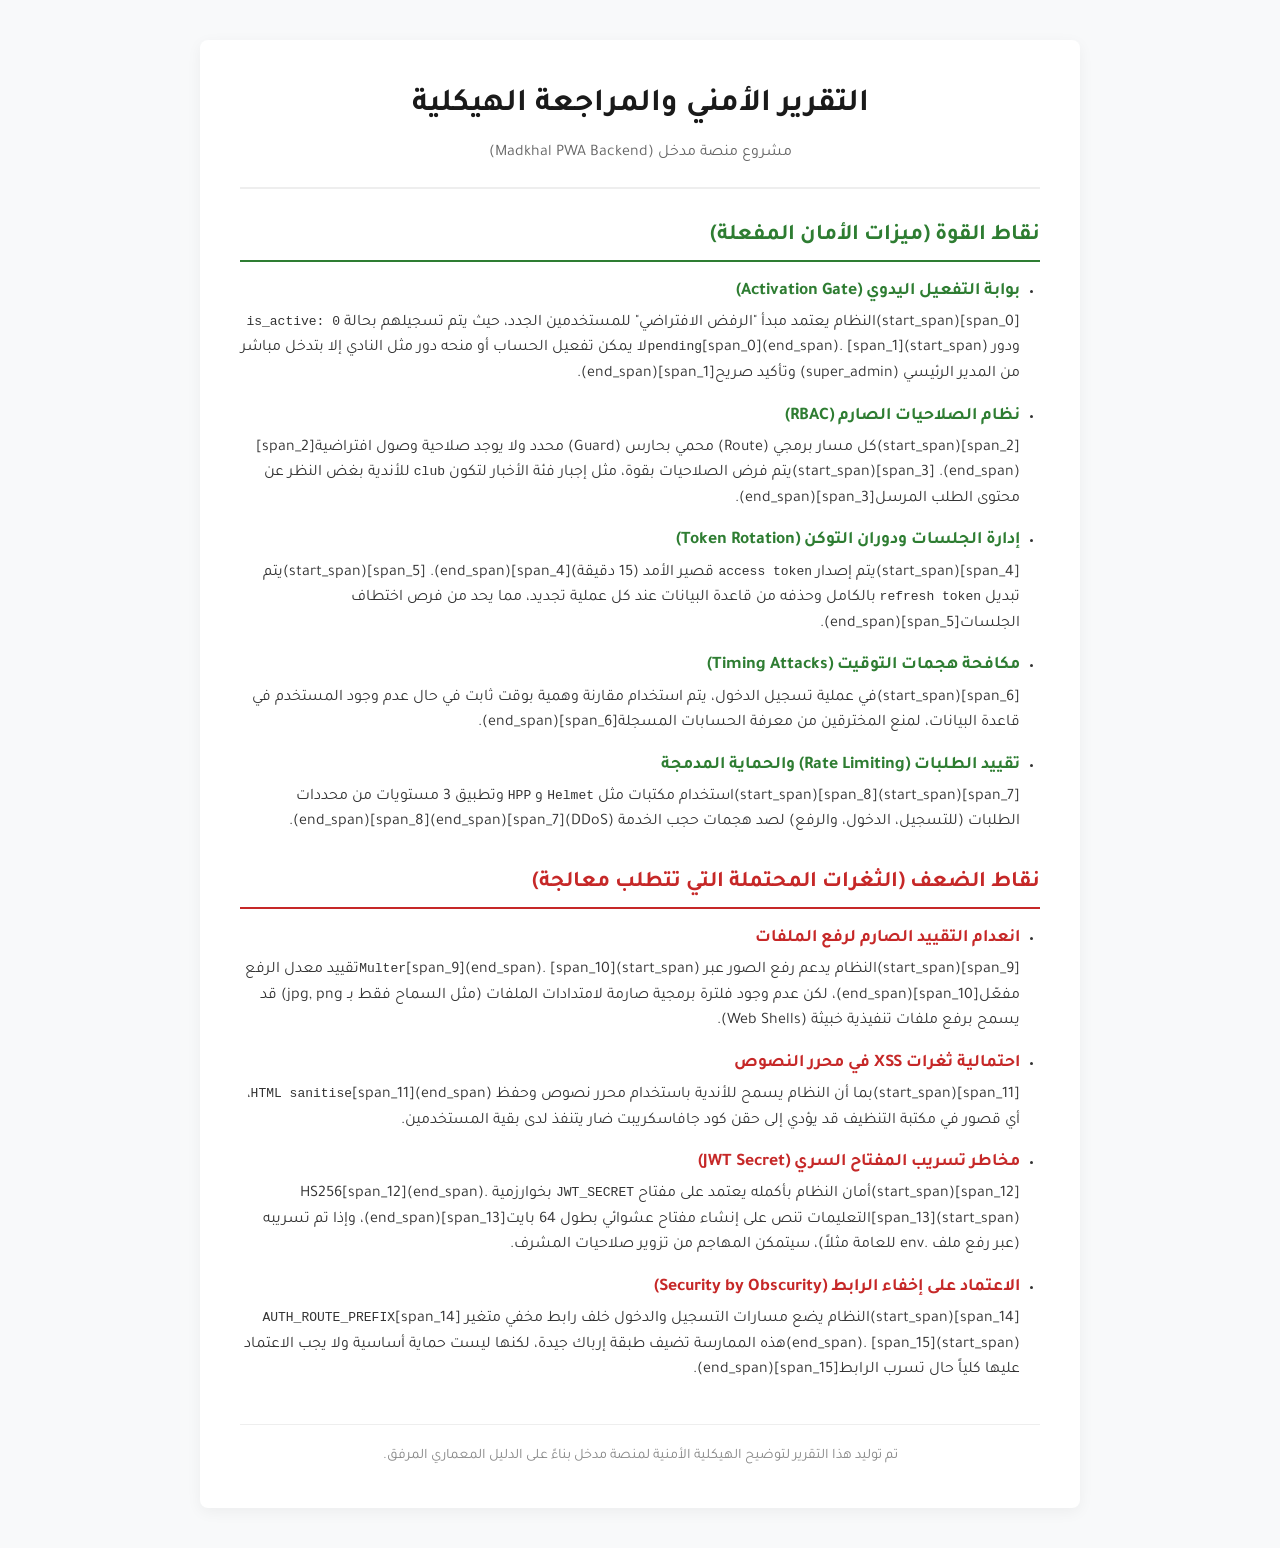
<file: Test2.html>
<!DOCTYPE html>
<html lang="ar" dir="rtl">
<head>
    <meta charset="UTF-8">
    <title>التقرير الأمني - منصة مدخل</title>
    <style>
        @import url('https://fonts.googleapis.com/css2?family=Tajawal:wght@400;500;700;800&display=swap');
        
        body {
            font-family: 'Tajawal', sans-serif;
            background-color: #f8f9fa;
            color: #333;
            line-height: 1.6;
            margin: 0;
            padding: 40px;
        }
        .container {
            max-width: 800px;
            margin: auto;
            background: #fff;
            padding: 40px;
            border-radius: 8px;
            box-shadow: 0 4px 15px rgba(0,0,0,0.05);
        }
        .header {
            text-align: center;
            border-bottom: 2px solid #eee;
            padding-bottom: 20px;
            margin-bottom: 30px;
        }
        .header h1 {
            color: #1a1a1a;
            margin: 0 0 10px 0;
        }
        .header p {
            color: #666;
            margin: 0;
        }
        .section-title {
            font-size: 1.4em;
            font-weight: 700;
            margin-top: 30px;
            margin-bottom: 15px;
            padding-bottom: 5px;
            border-bottom: 2px solid #eee;
        }
        .strengths .section-title { color: #2e7d32; border-color: #2e7d32; }
        .weaknesses .section-title { color: #c62828; border-color: #c62828; }
        
        ul { padding-right: 20px; }
        li { margin-bottom: 15px; }
        strong { display: inline-block; margin-bottom: 5px; font-size: 1.1em; }
        
        .strengths strong { color: #2e7d32; }
        .weaknesses strong { color: #c62828; }
        
        .footer {
            margin-top: 40px;
            text-align: center;
            font-size: 0.9em;
            color: #888;
            border-top: 1px solid #eee;
            padding-top: 20px;
        }
        
        @media print {
            body { background: #fff; padding: 0; }
            .container { box-shadow: none; padding: 0; max-width: 100%; }
        }
    </style>
</head>
<body>

<div class="container">
    <div class="header">
        <h1>التقرير الأمني والمراجعة الهيكلية</h1>
        <p>مشروع منصة مدخل (Madkhal PWA Backend)</p>
    </div>

    <div class="strengths">
        <h2 class="section-title">نقاط القوة (ميزات الأمان المفعلة)</h2>
        <ul>
            <li>
                <strong>بوابة التفعيل اليدوي (Activation Gate)</strong><br>
                [span_0](start_span)النظام يعتمد مبدأ "الرفض الافتراضي" للمستخدمين الجدد، حيث يتم تسجيلهم بحالة <code>is_active: 0</code> ودور <code>pending</code>[span_0](end_span). [span_1](start_span)لا يمكن تفعيل الحساب أو منحه دور مثل النادي إلا بتدخل مباشر من المدير الرئيسي (super_admin) وتأكيد صريح[span_1](end_span).
            </li>
            <li>
                <strong>نظام الصلاحيات الصارم (RBAC)</strong><br>
                [span_2](start_span)كل مسار برمجي (Route) محمي بحارس (Guard) محدد ولا يوجد صلاحية وصول افتراضية[span_2](end_span). [span_3](start_span)يتم فرض الصلاحيات بقوة، مثل إجبار فئة الأخبار لتكون <code>club</code> للأندية بغض النظر عن محتوى الطلب المرسل[span_3](end_span).
            </li>
            <li>
                <strong>إدارة الجلسات ودوران التوكن (Token Rotation)</strong><br>
                [span_4](start_span)يتم إصدار <code>access token</code> قصير الأمد (15 دقيقة)[span_4](end_span). [span_5](start_span)يتم تبديل <code>refresh token</code> بالكامل وحذفه من قاعدة البيانات عند كل عملية تجديد، مما يحد من فرص اختطاف الجلسات[span_5](end_span).
            </li>
            <li>
                <strong>مكافحة هجمات التوقيت (Timing Attacks)</strong><br>
                [span_6](start_span)في عملية تسجيل الدخول، يتم استخدام مقارنة وهمية بوقت ثابت في حال عدم وجود المستخدم في قاعدة البيانات، لمنع المخترقين من معرفة الحسابات المسجلة[span_6](end_span).
            </li>
            <li>
                <strong>تقييد الطلبات (Rate Limiting) والحماية المدمجة</strong><br>
                [span_7](start_span)[span_8](start_span)استخدام مكتبات مثل <code>Helmet</code> و <code>HPP</code> وتطبيق 3 مستويات من محددات الطلبات (للتسجيل، الدخول، والرفع) لصد هجمات حجب الخدمة (DDoS)[span_7](end_span)[span_8](end_span).
            </li>
        </ul>
    </div>

    <div class="weaknesses">
        <h2 class="section-title">نقاط الضعف (الثغرات المحتملة التي تتطلب معالجة)</h2>
        <ul>
            <li>
                <strong>انعدام التقييد الصارم لرفع الملفات</strong><br>
                [span_9](start_span)النظام يدعم رفع الصور عبر <code>Multer</code>[span_9](end_span). [span_10](start_span)تقييد معدل الرفع مفعّل[span_10](end_span)، لكن عدم وجود فلترة برمجية صارمة لامتدادات الملفات (مثل السماح فقط بـ jpg, png) قد يسمح برفع ملفات تنفيذية خبيثة (Web Shells).
            </li>
            <li>
                <strong>احتمالية ثغرات XSS في محرر النصوص</strong><br>
                [span_11](start_span)بما أن النظام يسمح للأندية باستخدام محرر نصوص وحفظ <code>HTML sanitise</code>[span_11](end_span)، أي قصور في مكتبة التنظيف قد يؤدي إلى حقن كود جافاسكريبت ضار يتنفذ لدى بقية المستخدمين.
            </li>
            <li>
                <strong>مخاطر تسريب المفتاح السري (JWT Secret)</strong><br>
                [span_12](start_span)أمان النظام بأكمله يعتمد على مفتاح <code>JWT_SECRET</code> بخوارزمية HS256[span_12](end_span). [span_13](start_span)التعليمات تنص على إنشاء مفتاح عشوائي بطول 64 بايت[span_13](end_span)، وإذا تم تسريبه (عبر رفع ملف .env للعامة مثلاً)، سيتمكن المهاجم من تزوير صلاحيات المشرف.
            </li>
            <li>
                <strong>الاعتماد على إخفاء الرابط (Security by Obscurity)</strong><br>
                [span_14](start_span)النظام يضع مسارات التسجيل والدخول خلف رابط مخفي متغير <code>AUTH_ROUTE_PREFIX</code>[span_14](end_span). [span_15](start_span)هذه الممارسة تضيف طبقة إرباك جيدة، لكنها ليست حماية أساسية ولا يجب الاعتماد عليها كلياً حال تسرب الرابط[span_15](end_span).
            </li>
        </ul>
    </div>

    <div class="footer">
        تم توليد هذا التقرير لتوضيح الهيكلية الأمنية لمنصة مدخل بناءً على الدليل المعماري المرفق.
    </div>
</div>

</body>
</html>
</file>
<file: style.css>
:root {
    --primary: #1a73e8;
    --secondary: #34a853;
    --danger: #d93025;
    --bg-app: #f1f3f4;
    --white: #ffffff;
    --text-main: #202124;
}

* { box-sizing: border-box; transition: 0.3s cubic-bezier(0.4, 0, 0.2, 1); }

body {
    margin: 0; background-color: var(--bg-app); color: var(--text-main);
    font-family: 'Cairo', 'Inter', sans-serif;
}

body.en { font-family: 'Inter', sans-serif; direction: ltr; }
body.ar { direction: rtl; }

/* Header Design */
/* --- إعدادات الحاوية العامة --- */
.dashboard-grid {
    display: grid;
    grid-template-columns: repeat(auto-fit, minmax(400px, 1fr)); /* يمنع التمدد الزائد */
    gap: 25px;
    padding: 20px;
    max-width: 1200px; /* أهم سطر لمنع الانبعاص */
    margin: 0 auto; /* يخلي المحتوى في النص */
}

/* الهيدر الأساسي */
.main-header {
    background: #fff;
    border-bottom: 1px solid #eee;
    position: sticky;
    top: 0;
    z-index: 1000;
    direction: rtl;
}

.nav-container {
    max-width: 1200px;
    margin: 0 auto;
    padding: 0 20px;
    height: 70px;
    display: flex;
    justify-content: space-between;
    align-items: center;
}

/* حل "مشكلة الأزرق": خليناه نص رمادي احترافي مع فاصل */
.brand-area {
    display: flex;
    align-items: center;
    gap: 12px;
}

.project-id {
    color: #888;
    font-weight: 600;
    font-size: 0.9rem;
    border-left: 2px solid #ddd; /* فاصل بسيط بدل البوكس الأزرق */
    padding-left: 12px;
}

.page-title {
    font-size: 1.2rem;
    font-weight: 700;
    color: #222;
    margin: 0;
}

/* الروابط */
.nav-links {
    display: flex;
    list-style: none;
    gap: 25px;
    margin: 0;
    padding: 0;
}

.nav-links a {
    text-decoration: none;
    color: #555;
    font-weight: 500;
    transition: 0.3s;
}

.nav-links a.active, .nav-links a:hover {
    color: #1a73e8; /* أزرق خفيف بس للنص النشط */
}

.nav-actions {
    display: flex;
    align-items: center;
    gap: 15px;
}

.lang-switch-btn {
    background: #f8f9fa;
    border: 1px solid #ddd;
    color: #444;
    padding: 4px 12px;
    border-radius: 4px;
    font-size: 0.85rem;
    font-weight: 700;
    cursor: pointer;
    transition: 0.2s;
    margin-left: 10px;
}

.lang-switch-btn:hover {
    background: #eee;
    border-color: #bbb;
}

/* في الجوال، نخلي زر اللغة واضح بجنب الهمبرغر */
@media (max-width: 768px) {
    .nav-actions { gap: 10px; }
    .lang-switch-btn { padding: 3px 8px; font-size: 0.75rem; }
}

/* شلنا البوكس الأزرق وخليناه خط فاصل رمادي أنيق */
.project-id {
    color: #888;
    font-weight: 600;
    font-size: 0.9rem;
    border-left: 2px solid #ddd; 
    padding-left: 12px;
    margin-left: 5px;
}

/* في حالة الإنجليزي، نقلب الفاصل للجهة الثانية */
[dir="ltr"] .project-id {
    border-left: none;
    border-right: 2px solid #ddd;
    padding-left: 0;
    padding-right: 12px;
    margin-left: 0;
    margin-right: 5px;
}

.lang-switch-btn {
    background: #f8f9fa;
    border: 1px solid #ddd;
    padding: 5px 12px;
    border-radius: 4px;
    font-weight: bold;
    cursor: pointer;
}

/* زر الجوال */
.menu-toggle {
    display: none;
    flex-direction: column;
    gap: 5px;
    background: none;
    border: none;
    cursor: pointer;
}

.bar {
    width: 22px;
    height: 2px;
    background: #333;
}

/* تنسيق الجوال */
@media (max-width: 768px) {
    .menu-toggle { display: flex; }

    .nav-links {
        display: none; /* مخفي */
        position: absolute;
        top: 70px;
        left: 0;
        right: 0;
        background: white;
        flex-direction: column;
        padding: 20px;
        box-shadow: 0 5px 15px rgba(0,0,0,0.1);
        text-align: center;
    }

    /* هذا الكلاس اللي بيضيفه الـ JS عشان تظهر القائمة */
    .nav-links.active {
        display: flex;
    }
}

/* Card Styling */
.card {
    background: var(--white); border-radius: 20px; overflow: hidden;
    box-shadow: 0 10px 25px rgba(0,0,0,0.03); border: 1px solid rgba(0,0,0,0.05);
}

.card-header {
    padding: 20px; border-bottom: 1px solid #f1f3f4;
    display: flex; align-items: center; gap: 15px;
}

.icon-circle {
    width: 35px; height: 35px; border-radius: 50%; background: var(--primary);
    color: white; display: flex; align-items: center; justify-content: center; font-weight: bold;
}

.icon-circle.secondary { background: var(--secondary); }

.card-body { padding: 25px; }

.input-row { display: flex; gap: 15px; margin-bottom: 20px; }
.input-field { flex: 1; }
.input-field label { display: block; font-size: 13px; margin-bottom: 8px; font-weight: bold; color: #5f6368; }

input {
    width: 100%; padding: 12px; border: 2px solid #f1f3f4; border-radius: 12px;
    font-size: 15px; outline: none;
}

input:focus { border-color: var(--primary); background: #f8fbff; }

.primary-btn {
    width: 100%; padding: 14px; border: none; border-radius: 12px;
    background: var(--primary); color: white; font-weight: bold; cursor: pointer;
}

.primary-btn.secondary { background: var(--secondary); }
.primary-btn:hover { transform: translateY(-2px); box-shadow: 0 5px 15px rgba(26, 115, 232, 0.3); }

/* Result Visuals */
.result-box { margin-top: 25px; text-align: center; padding: 20px; border-radius: 15px; background: #f8f9fa; }
.value-display { font-size: 32px; font-weight: 900; color: var(--primary); }
.status-text { font-size: 13px; margin-top: 8px; }

/* Lang Toggle Button */
.lang-toggle { background: none; border: 2px solid var(--primary); color: var(--primary); padding: 8px 18px; border-radius: 10px; cursor: pointer; font-weight: bold; }

.highlight-card { border: 2px solid #e8f0fe; }
.accent-btn { background: #f4b400 !important; color: #fff !important; }
.icon-circle.accent { background: #f4b400; }

.viscosity-display {
    margin-top: 20px;
    padding: 15px;
    border-radius: 12px;
    background: #fff9e6;
    display: flex;
    flex-direction: column;
    align-items: center;
}

.visc-metric .value { font-size: 36px; font-weight: 900; color: #f4b400; }

.warning-text {
    font-size: 14px;
    margin-top: 10px;
    font-weight: bold;
    color: var(--danger);
    text-align: center;
}

select {
    width: 100%; padding: 12px; border: 2px solid #f1f3f4; border-radius: 12px;
    font-size: 15px; outline: none; background: white;
}

.final-summary { border: 2px solid #34a853; background: #f6fff8; }
.icon-circle.success { background: #34a853; }
.success-btn { background: #34a853 !important; }

.summary-grid {
    display: flex;
    justify-content: space-around;
    align-items: center;
    margin-bottom: 25px;
    padding: 20px;
    background: white;
    border-radius: 15px;
}

.final-value { font-size: 45px; font-weight: 900; color: #34a853; }

.status-badge {
    padding: 5px 15px;
    border-radius: 20px;
    background: #eee;
    font-weight: bold;
    font-size: 14px;
}

.report-tip {
    margin-top: 20px;
    padding: 15px;
    border-right: 4px solid #34a853;
    background: #fff;
    font-style: italic;
    font-size: 13px;
}

.table-card { max-width: 1000px; width: 100%; margin-top: 30px; }
.log-icon { background: #673ab7; }
.log-btn { background: #673ab7 !important; margin-bottom: 10px; }
.export-btn { background: #00703c !important; } /* لون أخضر الإكسل */
.log-btn2 { background: #b7623a !important; margin-bottom: 10px; }

.table-actions { display: flex; gap: 10px; margin-bottom: 20px; flex-wrap: wrap; }

.table-responsive { overflow-x: auto; margin-top: 10px; }

table {
    width: 100%; border-collapse: collapse; background: #fff;
    font-size: 14px; text-align: center;
}

table th, table td { padding: 12px; border: 1px solid #eee; }
table th { background: #f8f9fa; color: #5f6368; font-weight: bold; }
table tr:hover { background: #f1f3f4; }

.en table { direction: ltr; }
.ar table { direction: rtl; }

.sources-container {
    display: flex;
    flex-direction: column;
    gap: 15px;
}

.source-link {
    text-decoration: none;
    color: inherit;
    background: #ffffff;
    border: 1px solid #eef0f2;
    border-radius: 12px;
    padding: 18px;
    display: block;
    transition: 0.3s all ease;
}

.source-link:hover {
    background: #f8fbff;
    border-color: var(--primary);
    transform: translateY(-3px);
    box-shadow: 0 6px 15px rgba(26, 115, 232, 0.08);
}

.source-head {
    display: flex;
    justify-content: space-between;
    align-items: center;
    margin-bottom: 10px;
}

.source-head strong {
    font-size: 15px;
    color: var(--primary);
}

.tag {
    font-size: 10px;
    background: #e8f0fe;
    color: var(--primary);
    padding: 3px 8px;
    border-radius: 5px;
    font-weight: bold;
}

.source-benefit p {
    margin: 0;
    font-size: 13px;
    line-height: 1.6;
    color: #5f6368;
}

.ar .source-link { border-right: 4px solid transparent; }
.ar .source-link:hover { border-right-color: var(--primary); }

.en .source-link { border-left: 4px solid transparent; }
.en .source-link:hover { border-left-color: var(--primary); }

.main-footer {
    margin-top: 60px;
    padding: 40px 20px;
    border-top: 1px solid #e0e0e0;
    text-align: center;
    background-color: #ffffff;
}

.footer-content p {
    font-size: 14px;
    color: #5f6368;
    margin: 0;
    font-weight: 500;
}

.project-code {
    margin-top: 10px;
    font-size: 16px;
    font-weight: 800;
    color: var(--primary); /* اللون الأزرق اللي اخترناه */
    letter-spacing: 1.5px;
    text-transform: uppercase;
}

/* لضمان استجابة التذييل في الجوال */
@media (max-width: 768px) {
    .main-footer {
        padding: 30px 15px;
    }
    .footer-content p {
        font-size: 13px;
    }
}

/* HOME PAGE STYLES */

/* الحاوية الرئيسية */
.dashboard-container {
    max-width: 1200px;
    margin: 20px auto;
    padding: 0 15px;
}

/* توزيع لوحة التحكم (3 أعمدة في الكمبيوتر) */
.control-panel {
    display: grid;
    grid-template-columns: repeat(auto-fit, minmax(300px, 1fr));
    gap: 20px;
    margin-bottom: 25px;
}

/* توحيد طول الكروت */
.card {
    height: 100%;
    display: flex;
    flex-direction: column;
}

/* تنسيق الخطوط والأرقام */
#timerDisplay { font-size: 2.5rem; font-family: monospace; font-weight: bold; margin: 10px 0; }
#strokeDisplay { font-size: 3.5rem; font-weight: 900; color: var(--primary); margin: 5px 0; }

/* تنسيق الأزرار لتكون مرتبة */
.control-btns { display: flex; gap: 8px; justify-content: center; }
.table-actions { display: flex; gap: 10px; }

.btn-plus {
    width: 100%;
    padding: 15px;
    background: var(--primary);
    color: white;
    border: none;
    border-radius: 8px;
    font-weight: bold;
    cursor: pointer;
}

.btn-copy { background: #5f6368; color: white; border: none; padding: 5px 15px; border-radius: 5px; cursor: pointer; }
.btn-excel { background: #1d6f42; color: white; border: none; padding: 5px 15px; border-radius: 5px; cursor: pointer; }

.btn-save-main {
    width: 100%;
    margin-top: 20px;
    padding: 15px;
    background: #1a73e8;
    color: white;
    border: none;
    border-radius: 10px;
    font-weight: bold;
    font-size: 1rem;
}

/* استجابة الجوال */
@media (max-width: 768px) {
    .control-panel { grid-template-columns: 1fr; }
}

/* أزرار التحكم */
.timer-actions { display: flex; gap: 10px; justify-content: center; margin-top: 15px; }
.btn-start { background: #34a853; color: white; padding: 10px 25px; border-radius: 8px; border: none; cursor: pointer; }
.btn-stop { background: #ea4335; color: white; padding: 10px 25px; border-radius: 8px; border: none; cursor: pointer; }
.btn-reset-small { background: #f1f3f4; color: #5f6368; padding: 5px 15px; border-radius: 5px; border: 1px solid #ddd; cursor: pointer; font-size: 12px; }

/* الجدول */
.full-width { grid-column: 1 / -1; }
.save-btn-large {
    width: 100%; padding: 18px; background: #1a73e8; color: white;
    border: none; border-radius: 12px; font-weight: bold; font-size: 18px; cursor: pointer; margin-top: 20px;
}
.export-excel-btn { background: #1d6f42; color: white; border: none; padding: 8px 15px; border-radius: 6px; cursor: pointer; }
</file>
